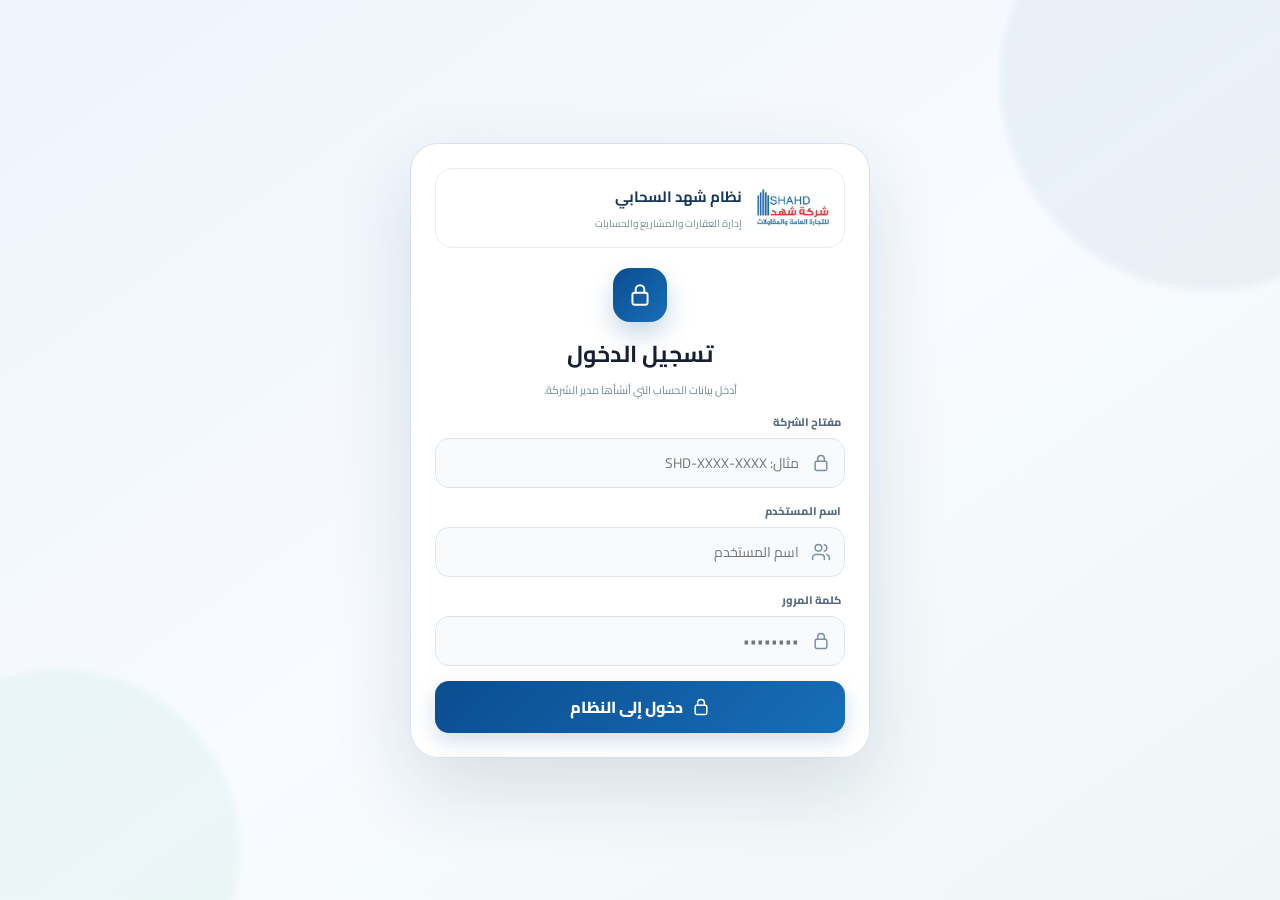
<file: index.html>
<!doctype html>
<html lang="ar" dir="rtl">
<head>
  <meta charset="utf-8" />
  <meta name="viewport" content="width=device-width,initial-scale=1,viewport-fit=cover" />
  <meta name="theme-color" content="#0b4d8f" />
  <meta name="mobile-web-app-capable" content="yes" />
  <meta name="apple-mobile-web-app-capable" content="yes" />
  <meta name="apple-mobile-web-app-status-bar-style" content="default" />
  <meta name="apple-mobile-web-app-title" content="شهد للحسابات" />
  <link rel="manifest" href="manifest.webmanifest" />
  <link rel="icon" href="icon-192.png" />
  <link rel="apple-touch-icon" href="icon-192.png" />
  <link rel="preconnect" href="https://fonts.googleapis.com" />
  <link rel="preconnect" href="https://fonts.gstatic.com" crossorigin />
  <link href="https://fonts.googleapis.com/css2?family=Cairo:wght@400;500;600;700;800;900&display=swap" rel="stylesheet" />
  <link rel="stylesheet" href="styles.css?v=24" />
  <title>شهد | إدارة العقارات والحسابات</title>
  <script>if('serviceWorker' in navigator){navigator.serviceWorker.register('./sw.js',{updateViaCache:'none'}).catch(()=>{});}</script>
</head>
<body>
  <svg class="svg-sprite" aria-hidden="true">
    <symbol id="i-menu" viewBox="0 0 24 24"><path d="M4 6h16M4 12h16M4 18h16"/></symbol>
    <symbol id="i-close" viewBox="0 0 24 24"><path d="M6 6l12 12M18 6L6 18"/></symbol>
    <symbol id="i-home" viewBox="0 0 24 24"><path d="M3 11l9-8 9 8v9a1 1 0 0 1-1 1h-5v-7H9v7H4a1 1 0 0 1-1-1z"/></symbol>
    <symbol id="i-building" viewBox="0 0 24 24"><path d="M4 21V4h10v17M14 9h6v12M7 7h2M11 7h1M7 11h2M11 11h1M7 15h2M11 15h1M17 12h1M17 16h1M2 21h20"/></symbol>
    <symbol id="i-project" viewBox="0 0 24 24"><path d="M4 7h16v13H4zM8 7V4h8v3M4 11h16M10 11v2h4v-2"/></symbol>
    <symbol id="i-users" viewBox="0 0 24 24"><path d="M16 21v-2a4 4 0 0 0-4-4H6a4 4 0 0 0-4 4v2M9 11a4 4 0 1 0 0-8 4 4 0 0 0 0 8M22 21v-2a4 4 0 0 0-3-3.87M16 3.13a4 4 0 0 1 0 7.75"/></symbol>
    <symbol id="i-swap" viewBox="0 0 24 24"><path d="M7 7h14l-3-3M21 7l-3 3M17 17H3l3-3M3 17l3 3"/></symbol>
    <symbol id="i-clock" viewBox="0 0 24 24"><circle cx="12" cy="12" r="9"/><path d="M12 7v5l3 2"/></symbol>
    <symbol id="i-debt" viewBox="0 0 24 24"><path d="M4 4h16v16H4zM8 8h8M8 12h8M8 16h5"/></symbol>
    <symbol id="i-chart" viewBox="0 0 24 24"><path d="M4 20V10M10 20V4M16 20v-7M22 20V8M2 20h21"/></symbol>
    <symbol id="i-settings" viewBox="0 0 24 24"><circle cx="12" cy="12" r="3"/><path d="M19.4 15a1.7 1.7 0 0 0 .34 1.88l.06.06-2.83 2.83-.06-.06A1.7 1.7 0 0 0 15 19.4a1.7 1.7 0 0 0-1 .6 1.7 1.7 0 0 0-.4 1.1V21h-4v-.1A1.7 1.7 0 0 0 8.6 19.4a1.7 1.7 0 0 0-1.88.34l-.06.06-2.83-2.83.06-.06A1.7 1.7 0 0 0 4.6 15a1.7 1.7 0 0 0-.6-1 1.7 1.7 0 0 0-1.1-.4H3v-4h.1A1.7 1.7 0 0 0 4.6 8.6a1.7 1.7 0 0 0-.34-1.88l-.06-.06 2.83-2.83.06.06A1.7 1.7 0 0 0 9 4.6a1.7 1.7 0 0 0 1-.6 1.7 1.7 0 0 0 .4-1.1V3h4v.1A1.7 1.7 0 0 0 15.4 4.6a1.7 1.7 0 0 0 1.88-.34l.06-.06 2.83 2.83-.06.06A1.7 1.7 0 0 0 19.4 9c.2.36.55.7 1 .9.35.15.73.2 1.1.2h.1v4h-.1c-.38 0-.75.05-1.1.2-.45.2-.8.54-1 .9z"/></symbol>
    <symbol id="i-plus" viewBox="0 0 24 24"><path d="M12 5v14M5 12h14"/></symbol>
    <symbol id="i-edit" viewBox="0 0 24 24"><path d="M4 20h4l11-11-4-4L4 16v4zM13.5 6.5l4 4"/></symbol>
    <symbol id="i-trash" viewBox="0 0 24 24"><path d="M4 7h16M9 7V4h6v3M7 7l1 13h8l1-13M10 11v5M14 11v5"/></symbol>
    <symbol id="i-download" viewBox="0 0 24 24"><path d="M12 3v12M7 10l5 5 5-5M4 20h16"/></symbol>
    <symbol id="i-search" viewBox="0 0 24 24"><circle cx="11" cy="11" r="7"/><path d="M16.5 16.5L21 21"/></symbol>
    <symbol id="i-receipt" viewBox="0 0 24 24"><path d="M6 3h12v18l-3-2-3 2-3-2-3 2zM9 8h6M9 12h6M9 16h4"/></symbol>
    <symbol id="i-check" viewBox="0 0 24 24"><path d="M5 12l4 4L19 6"/></symbol>
    <symbol id="i-backup" viewBox="0 0 24 24"><path d="M12 3v12M8 7l4-4 4 4M5 13v7h14v-7"/></symbol>
    <symbol id="i-share" viewBox="0 0 24 24"><circle cx="18" cy="5" r="3"/><circle cx="6" cy="12" r="3"/><circle cx="18" cy="19" r="3"/><path d="M8.7 10.7l6.6-4.1M8.7 13.3l6.6 4.1"/></symbol>
    <symbol id="i-sync" viewBox="0 0 24 24"><path d="M7.5 18.5H6a4 4 0 0 1-.55-7.96A6.5 6.5 0 0 1 18 8.7a4.5 4.5 0 0 1 .5 8.97H17"/><path d="M9 15l3-3 3 3M12 12v8"/></symbol>
    <symbol id="i-bell" viewBox="0 0 24 24"><path d="M18 8a6 6 0 0 0-12 0c0 7-3 7-3 9h18c0-2-3-2-3-9"/><path d="M10 21h4"/></symbol>
    <symbol id="i-lock" viewBox="0 0 24 24"><rect x="5" y="10" width="14" height="11" rx="2"/><path d="M8 10V7a4 4 0 0 1 8 0v3"/></symbol>
    <symbol id="i-logout" viewBox="0 0 24 24"><path d="M10 17l5-5-5-5M15 12H3M21 3v18h-7"/></symbol>
    <symbol id="i-user-shield" viewBox="0 0 24 24"><circle cx="9" cy="7" r="4"/><path d="M2 21v-2a7 7 0 0 1 11-5.7M17 12l4 2v3c0 2.5-1.7 4.4-4 5-2.3-.6-4-2.5-4-5v-3z"/></symbol>
    <symbol id="i-file" viewBox="0 0 24 24"><path d="M6 2h8l4 4v16H6zM14 2v5h5M9 12h6M9 16h6"/></symbol>
    <symbol id="i-wallet" viewBox="0 0 24 24"><path d="M4 6h15a2 2 0 0 1 2 2v10a2 2 0 0 1-2 2H5a2 2 0 0 1-2-2V5a3 3 0 0 1 3-3h11v4M16 11h5v5h-5a2.5 2.5 0 0 1 0-5z"/></symbol>
  </svg>

  <section id="loginGate" class="login-gate">
    <div class="login-backdrop-shape login-shape-a"></div><div class="login-backdrop-shape login-shape-b"></div>
    <div class="login-card">
      <div class="login-brand"><img src="shahd-logo.jpg" alt="شركة شهد" /><div><strong>نظام شهد السحابي</strong><span>إدارة العقارات والمشاريع والحسابات</span></div></div>
      <div class="login-heading"><div class="login-lock"><svg class="icon"><use href="#i-lock"/></svg></div><h1>تسجيل الدخول</h1><p>أدخل بيانات الحساب التي أنشأها مدير الشركة.</p></div>
      <form id="loginForm" class="login-form">
        <label class="login-field"><span>مفتاح الشركة</span><div><svg class="icon"><use href="#i-lock"/></svg><input id="companyKey" name="companyKey" autocomplete="organization" placeholder="مثال: SHD-XXXX-XXXX" required /></div></label>
        <label class="login-field"><span>اسم المستخدم</span><div><svg class="icon"><use href="#i-users"/></svg><input name="username" autocomplete="username" placeholder="اسم المستخدم" required /></div></label>
        <label class="login-field"><span>كلمة المرور</span><div><svg class="icon"><use href="#i-lock"/></svg><input name="password" type="password" autocomplete="current-password" placeholder="••••••••" required /></div></label>
        <div id="loginStatus" class="login-status"></div>
        <button class="btn btn-primary login-submit" type="submit"><svg class="icon"><use href="#i-lock"/></svg>دخول إلى النظام</button>
      </form>
</div>
  </section>

  <div id="appShell" class="app-shell" hidden>
    <aside id="sidebar" class="sidebar">
      <div class="brand-wrap">
        <img class="brand-logo" src="shahd-logo.jpg" alt="شعار شركة شهد" />
        <button class="icon-btn sidebar-close" id="sidebarClose" aria-label="إغلاق القائمة"><svg class="icon"><use href="#i-close"/></svg></button>
      </div>
      <nav class="nav-list" id="navList">
        <button class="nav-link active" data-view="dashboard"><svg class="icon"><use href="#i-home"/></svg><span>الرئيسية</span></button>
        <button class="nav-link" data-view="projects"><svg class="icon"><use href="#i-project"/></svg><span>مشاريعي</span></button>
        <button class="nav-link" data-view="buildings"><svg class="icon"><use href="#i-building"/></svg><span>العقارات</span></button>
        <button class="nav-link" data-view="tenants"><svg class="icon"><use href="#i-users"/></svg><span>المستأجرون</span></button>
        <button class="nav-link" data-view="movements"><svg class="icon"><use href="#i-swap"/></svg><span>الحركة اليومية</span></button>
        <button class="nav-link" data-view="arrears"><svg class="icon"><use href="#i-clock"/></svg><span>متأخرات المستأجرين</span></button>
        <button class="nav-link" data-view="debts"><svg class="icon"><use href="#i-debt"/></svg><span>الديون لنا وعلينا</span></button>
        <button class="nav-link" data-view="reports"><svg class="icon"><use href="#i-chart"/></svg><span>التقارير</span></button>
        <button class="nav-link" data-view="users"><svg class="icon"><use href="#i-user-shield"/></svg><span>المستخدمون والصلاحيات</span></button>
        <button class="nav-link" data-view="settings"><svg class="icon"><use href="#i-settings"/></svg><span>الإعدادات</span></button>
      </nav>
      <div class="sidebar-foot">
        <div class="security-note"><span class="dot"></span> تخزين IndexedDB محلي كبير</div>
        <small id="sessionCompanyName">شركة شهد</small>
      </div>
    </aside>

    <div id="sidebarOverlay" class="sidebar-overlay"></div>

    <main class="main">
      <header class="topbar">
        <div class="topbar-right">
          <button id="menuBtn" class="icon-btn" aria-label="فتح القائمة"><svg class="icon"><use href="#i-menu"/></svg></button>
          <div>
            <div class="top-title" id="pageTitle">لوحة التحكم</div>
            <div class="top-subtitle" id="pageSubtitle">نظرة سريعة على العقارات والحسابات</div>
          </div>
        </div>
        <div class="topbar-actions">
          <button class="sync-button header-plain-action" id="syncButton" type="button" title="المزامنة السحابية" aria-label="المزامنة السحابية"><svg class="icon"><use href="#i-sync"/></svg><span id="syncBadge" class="sync-badge" hidden>0</span></button>
          <button class="notification-button header-plain-action" id="notificationButton" type="button" title="تنبيهات المتأخرات" aria-label="تنبيهات المتأخرات"><svg class="icon"><use href="#i-bell"/></svg><span id="notificationBadge" class="notification-badge" hidden>0</span></button>
          <div class="session-chip"><div><strong id="sessionUserName">—</strong><small><span id="sessionOfflineBadge" hidden>بدون إنترنت • </span>متصل بالشركة</small></div></div>
          <button class="btn btn-primary" id="quickMovementBtn"><svg class="icon"><use href="#i-plus"/></svg><span>حركة جديدة</span></button>
          <button class="btn btn-danger-soft" id="quickPaymentVoucherBtn" type="button"><svg class="icon"><use href="#i-receipt"/></svg><span>سند صرف</span></button>
        </div>
      </header>

      <div class="content">
        <section class="view active" id="view-dashboard">
          <div class="hero-card">
            <div>
              <span class="eyebrow">شركة شهد للتجارة العامة والمقاولات</span>
              <h1>إدارة العقارات والحسابات في مكان واحد</h1>
              <p>متابعة الإيجارات، المتأخرات، الديون، السداد والحركة اليومية لكل عملة بشكل مستقل ودقيق.</p>
            </div>
            <div class="hero-actions">
              <button class="btn btn-light" id="heroTenantBtn"><svg class="icon"><use href="#i-users"/></svg>إضافة مستأجر</button>
              <button class="btn btn-light" id="heroDebtBtn"><svg class="icon"><use href="#i-debt"/></svg>إضافة دين لنا / علينا</button>
            </div>
          </div>

          <div class="stats-grid" id="dashboardStats"></div>

          <div class="grid-2">
            <article class="panel">
              <div class="panel-head"><div><h2>ملخص الحركة الحالية</h2><p>إجمالي الوارد والمصروف حسب العملة</p></div></div>
              <div id="dashboardCurrencySummary" class="currency-summary"></div>
            </article>
            <article class="panel">
              <div class="panel-head"><div><h2>تنبيهات تحتاج متابعة</h2><p>أهم الحالات المفتوحة</p></div></div>
              <div id="dashboardAlerts" class="alerts-list"></div>
            </article>
          </div>

          <article class="panel">
            <div class="panel-head"><div><h2>آخر الحركات</h2><p>أحدث العمليات المسجلة</p></div><button class="btn btn-ghost" data-go="movements">عرض الكل</button></div>
            <div id="dashboardRecent" class="table-wrap"></div>
          </article>
        </section>

        <section class="view" id="view-projects">
          <div class="section-actions wrap-actions">
            <div class="search-box"><svg class="icon"><use href="#i-search"/></svg><input id="projectSearch" type="search" placeholder="بحث باسم المشروع أو العميل أو الموقع" /></div>
            <button class="btn btn-primary" id="addProjectBtn"><svg class="icon"><use href="#i-plus"/></svg>إضافة مشروع</button>
          </div>
          <div id="projectsSummary" class="projects-summary-grid" aria-label="إحصائيات جميع المشاريع">
            <article class="project-total-card total-in-card">
              <div class="project-total-head"><span>إجمالي الوارد</span><strong>جميع المشاريع</strong></div>
              <div class="project-total-values" id="projectsTotalIn"></div>
              <small>كل المبالغ الواردة المسجلة على المشاريع</small>
            </article>
            <article class="project-total-card total-out-card">
              <div class="project-total-head"><span>إجمالي الصادر</span><strong>جميع المشاريع</strong></div>
              <div class="project-total-values" id="projectsTotalOut"></div>
              <small>كل المبالغ الصادرة المسجلة على المشاريع</small>
            </article>
            <article class="project-total-card total-receivable-card">
              <div class="project-total-head"><span>الدين لنا</span><strong>المتبقي</strong></div>
              <div class="project-total-values" id="projectsTotalReceivable"></div>
              <small>إجمالي الديون المفتوحة المطلوب تحصيلها</small>
            </article>
            <article class="project-total-card total-payable-card">
              <div class="project-total-head"><span>الدين علينا</span><strong>المتبقي</strong></div>
              <div class="project-total-values" id="projectsTotalPayable"></div>
              <small>إجمالي الديون المفتوحة المطلوب سدادها</small>
            </article>
          </div>
          <div id="projectsCards" class="cards-grid project-cards"></div>
        </section>

        <section class="view" id="view-project-details">
          <div class="project-detail-top">
            <button class="btn btn-ghost" data-go="projects">العودة إلى مشاريعي</button>
            <div class="project-detail-actions">
              <button class="btn btn-ghost" id="projectEditBtn"><svg class="icon"><use href="#i-edit"/></svg>تعديل المشروع</button>
              <button class="btn btn-primary" id="projectAddMovementBtn"><svg class="icon"><use href="#i-swap"/></svg>تسجيل صادر / وارد</button>
              <button class="btn btn-primary" id="projectAddReceivableBtn"><svg class="icon"><use href="#i-debt"/></svg>دين لنا</button>
              <button class="btn btn-danger-soft" id="projectAddPayableBtn"><svg class="icon"><use href="#i-debt"/></svg>دين علينا</button>
            </div>
          </div>
          <div id="projectHeader"></div>
          <div id="projectCurrencySummary" class="project-currency-grid"></div>
          <div class="section-actions wrap-actions project-ledger-actions">
            <div class="tabs debt-tabs project-tabs" id="projectTabs">
              <button class="tab active" data-project-tab="movements">الصادر والوارد</button>
              <button class="tab" data-project-tab="receivable">ديون لنا</button>
              <button class="tab" data-project-tab="payable">ديون علينا</button>
              <button class="tab" data-project-tab="closed">تم السداد والانتهاء</button>
            </div>
          </div>
          <div class="panel"><div id="projectDetailContent" class="table-wrap"></div></div>
        </section>

        <section class="view" id="view-buildings">
          <div class="section-actions wrap-actions buildings-actions">
            <div class="search-box"><svg class="icon"><use href="#i-search"/></svg><input id="buildingSearch" type="search" placeholder="بحث باسم العمارة أو العنوان" /></div>
            <button class="btn btn-primary" id="addBuildingBtn"><svg class="icon"><use href="#i-plus"/></svg>إضافة عمارة</button>
          </div>
          <div id="buildingsCards" class="cards-grid"></div>
        </section>

        <section class="view" id="view-tenants">
          <div class="section-actions wrap-actions tenant-toolbar">
            <div class="search-box"><svg class="icon"><use href="#i-search"/></svg><input id="tenantSearch" type="search" placeholder="بحث باسم المستأجر أو رقم الجوال أو الهوية" /></div>
            <select id="tenantBuildingFilter" class="select compact"><option value="">كل العقارات</option></select>
            <button class="btn btn-primary" id="addTenantBtn"><svg class="icon"><use href="#i-plus"/></svg>إضافة مستأجر</button>
          </div>
          <div class="section-actions wrap-actions tenant-status-bar">
            <div class="tabs debt-tabs" id="tenantTabs">
              <button class="tab active" data-tenant-tab="active">المستأجرون الحاليون</button>
              <button class="tab" data-tenant-tab="former_debt">سابقون عليهم ديون</button>
              <button class="tab" data-tenant-tab="former_clear">المستأجرون القدامى - خالص</button>
              <button class="tab" data-tenant-tab="all">الكل</button>
            </div>
          </div>
          <div id="tenantSummary" class="mini-stats"></div>
          <div class="panel"><div id="tenantsTable" class="table-wrap"></div></div>
        </section>

        <section class="view" id="view-movements">
          <div class="section-actions wrap-actions">
            <div class="filter-group">
              <input id="movementDateFrom" class="input compact" type="date" />
              <input id="movementDateTo" class="input compact" type="date" />
              <select id="movementTypeFilter" class="select compact"><option value="">كل الحركات</option><option value="general">حركة عامة</option><option value="rent">دفعة مستأجر</option></select>
              <select id="movementProjectFilter" class="select compact"><option value="">كل المشاريع</option></select>
            </div>
            <div class="movement-action-buttons"><button class="btn btn-primary" id="addMovementBtn"><svg class="icon"><use href="#i-plus"/></svg>تسجيل حركة / دفعة</button><button class="btn btn-danger-soft" id="addPaymentVoucherBtn" type="button"><svg class="icon"><use href="#i-receipt"/></svg>سند صرف</button></div>
          </div>
          <div id="movementsTotals" class="mini-stats"></div>
          <div class="panel"><div id="movementsTable" class="table-wrap"></div></div>
        </section>

        <section class="view" id="view-arrears">
          <div class="section-actions wrap-actions">
            <div class="filter-group">
              <label class="inline-label">احسب المتأخرات حتى شهر <input id="arrearsCutoff" class="input compact" type="month" /></label>
              <select id="arrearsBuildingFilter" class="select compact"><option value="">كل العقارات</option></select>
            </div>
            <div class="arrears-toolbar-actions"><button class="btn btn-ghost" id="refreshArrearsBtn">تحديث الحساب</button><button class="btn btn-primary" id="exportArrearsPdfBtn"><svg class="icon"><use href="#i-download"/></svg>تقرير PDF</button></div>
          </div>
          <div id="arrearsSummary" class="mini-stats"></div>
          <div class="panel">
            <div class="panel-head"><div><h2>متأخرات المستأجرين</h2><p>الحساب مبني على شهر بداية العقد، مدة العقد، والدفعات المرتبطة بالأشهر.</p></div></div>
            <div id="arrearsTable" class="table-wrap"></div>
          </div>
        </section>

        <section class="view" id="view-debts">
          <div class="section-actions wrap-actions">
            <div class="tabs debt-tabs" id="debtTabs"><button class="tab active" data-debt-tab="receivable">ديون لنا</button><button class="tab" data-debt-tab="payable">ديون علينا</button><button class="tab" data-debt-tab="closed">تم السداد والانتهاء</button></div>
            <button class="btn btn-primary" id="addDebtBtn"><svg class="icon"><use href="#i-plus"/></svg>إضافة دين لنا / علينا</button>
          </div>
          <div id="debtSummary" class="mini-stats"></div>
          <div class="panel"><div id="debtsTable" class="table-wrap"></div></div>
        </section>

        <section class="view" id="view-reports">
          <div class="section-actions wrap-actions">
            <div class="filter-group"><input id="reportFrom" class="input compact" type="date" /><input id="reportTo" class="input compact" type="date" /></div>
            <button class="btn btn-ghost" id="exportCsvBtn"><svg class="icon"><use href="#i-download"/></svg>تصدير CSV</button>
          </div>
          <div id="reportCards" class="stats-grid"></div>
          <div class="grid-2">
            <article class="panel"><div class="panel-head"><div><h2>الحركة حسب العملة</h2><p>لا يتم دمج العملات أو تحويلها</p></div></div><div id="reportCurrencies" class="currency-summary"></div></article>
            <article class="panel"><div class="panel-head"><div><h2>الإيجارات والمتأخرات</h2><p>ملخص عقود المستأجرين حتى الشهر المحدد</p></div></div><div id="reportRent" class="report-list"></div></article>
          </div>
        </section>


        <section class="view" id="view-users">
          <div class="section-actions wrap-actions">
            <div><h2 class="section-inline-title">المستخدمون والصلاحيات</h2><p class="section-inline-note">كل موظف يرى وينفذ فقط ما يسمح له المدير به.</p></div>
            <button class="btn btn-primary" id="addUserBtn"><svg class="icon"><use href="#i-plus"/></svg>إضافة مستخدم</button>
          </div>
          <div id="usersSummary" class="mini-stats"></div>
          <div class="panel"><div id="usersTable" class="table-wrap"><div class="empty">جاري تحميل المستخدمين...</div></div></div>
        </section>

        <section class="view" id="view-settings">
          <div class="settings-grid">
            <article class="panel settings-protected">
              <div class="panel-head"><div><h2>هوية الشركة</h2><p>تظهر في الواجهة وسندات القبض</p></div></div>
              <form id="settingsForm" class="form-grid">
                <label class="field full"><span>اسم الشركة</span><input class="input" name="companyName" required /></label>
                <label class="field full"><span>الوصف</span><input class="input" name="companySubtitle" /></label>
                <label class="field"><span>اسم منفذ احتياطي</span><input class="input" name="defaultExecutor" /><small>يُستخدم فقط إذا لم يتوفر اسم المستخدم/الموظف في الجلسة.</small></label>
                <label class="field"><span>بادئة رقم السند</span><input class="input" name="receiptPrefix" maxlength="8" /></label>
                <label class="field"><span>مفتاح الدولة لواتساب</span><input class="input" name="whatsappCountryCode" inputmode="numeric" placeholder="970" /></label>
                <label class="field"><span>يوم استحقاق الإيجار</span><input class="input" name="rentDueDay" type="number" min="1" max="28" /></label>
                <label class="field"><span>الوضع</span><select class="select" name="theme"><option value="light">فاتح</option><option value="dark">داكن</option></select></label>
                <div class="full"><button class="btn btn-primary" type="submit"><svg class="icon"><use href="#i-check"/></svg>حفظ الإعدادات</button></div>
              </form>
            </article>

            <article class="panel settings-protected">
              <div class="panel-head"><div><h2>تثبيت التطبيق والنسخ الاحتياطي</h2><p>كل الملفات في مستوى واحد بدون مجلدات.</p></div></div>
              <div class="stack-actions">
                <button class="btn btn-primary" id="installPwaBtn"><svg class="icon"><use href="#i-download"/></svg>تثبيت التطبيق على الجهاز</button>
                <button class="btn btn-ghost" id="backupBtn"><svg class="icon"><use href="#i-backup"/></svg>تصدير نسخة احتياطية JSON</button>
                <label class="btn btn-ghost file-btn"><svg class="icon"><use href="#i-backup"/></svg>استيراد نسخة احتياطية<input id="restoreInput" type="file" accept="application/json" hidden /></label>
              </div>
              <div class="info-box"><strong>المزامنة:</strong> بيانات العمل محفوظة أولاً داخل IndexedDB على الجهاز، ثم تدخل أي تعديلات في طابور مستقل وتُرفع إلى Turso عند توفر الإنترنت. فشل عملية واحدة لا يوقف بقية الطابور.</div>
            </article>

            <article class="panel account-settings-panel">
              <div class="panel-head"><div><h2>الحساب والجلسة</h2><p>إدارة جلسة المستخدم على هذا الجهاز</p></div></div>
              <div class="stack-actions">
                <div class="info-box account-session-info" style="margin:0"><strong>الحساب الحالي:</strong> <span id="settingsSessionUser">—</span><br><strong>الشركة:</strong> <span id="settingsSessionCompany">—</span></div>
                <button class="btn btn-danger-soft settings-logout-btn" id="settingsLogoutBtn"><svg class="icon"><use href="#i-logout"/></svg>تسجيل الخروج من الحساب</button>
              </div>
            </article>
          </div>
        </section>
      </div>
    </main>

    <nav id="mobileBottomNav" class="mobile-bottom-nav" aria-label="التنقل السريع">
      <button class="mobile-bottom-item" type="button" data-go="dashboard" data-mobile-view="dashboard"><svg class="icon"><use href="#i-home"/></svg><span>الرئيسية</span></button>
      <button class="mobile-bottom-item" type="button" data-go="projects" data-mobile-view="projects"><svg class="icon"><use href="#i-project"/></svg><span>مشاريعي</span></button>
      <button class="mobile-bottom-item" type="button" data-go="buildings" data-mobile-view="buildings"><svg class="icon"><use href="#i-building"/></svg><span>العقارات</span></button>
      <button class="mobile-bottom-item" type="button" data-go="movements" data-mobile-view="movements"><svg class="icon"><use href="#i-swap"/></svg><span>الحركة</span></button>
      <button class="mobile-bottom-item" type="button" data-go="arrears" data-mobile-view="arrears"><svg class="icon"><use href="#i-clock"/></svg><span>المتأخرات</span></button>
    </nav>
  </div>

  <div id="modalRoot"></div>
  <div id="toastRoot" class="toast-root" aria-live="polite"></div>

  <script src="permissions.js?v=24"></script>
  <script src="shahd-turso.js?v=24"></script>
  <script src="auth-sync.js?v=24"></script>
  <script src="shahd-media.js?v=25"></script>
  <script src="app.js?v=25"></script>
</body>
</html>
</file>
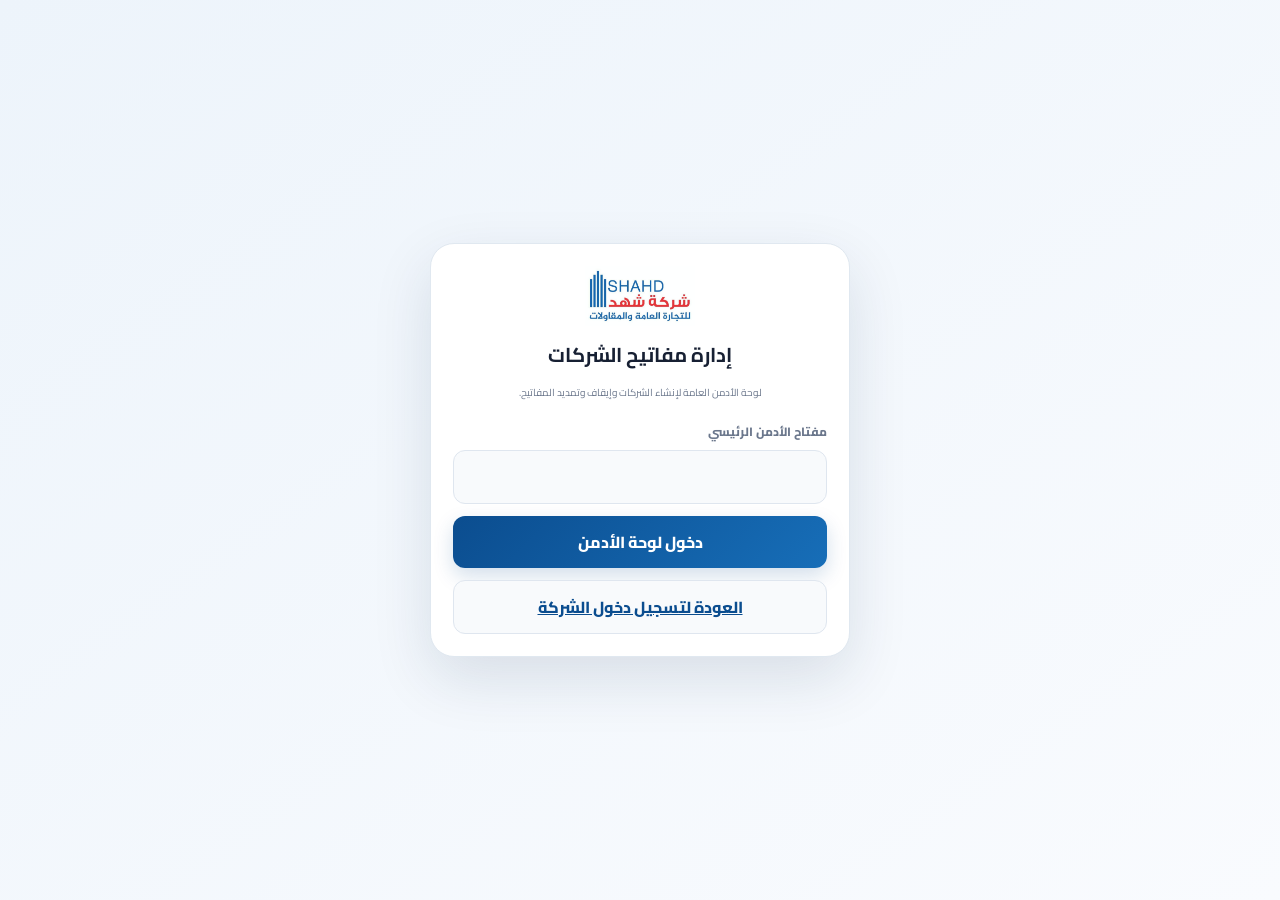
<file: admin.html>
<!doctype html>
<html lang="ar" dir="rtl">
<head>
  <meta name="robots" content="noindex,nofollow,noarchive" />
  <meta charset="utf-8"><meta name="viewport" content="width=device-width,initial-scale=1,viewport-fit=cover"><meta name="theme-color" content="#0b4d8f">
  <title>شهد | إدارة الشركات</title><link rel="icon" href="icon-192.png"><link rel="preconnect" href="https://fonts.googleapis.com"><link rel="preconnect" href="https://fonts.gstatic.com" crossorigin><link href="https://fonts.googleapis.com/css2?family=Cairo:wght@400;500;600;700;800;900&display=swap" rel="stylesheet"><link rel="stylesheet" href="styles.css?v=19">
  <style>
    body{font-family:"Cairo",sans-serif}.admin-page{min-height:100dvh;background:var(--bg);padding:20px}.admin-shell{max-width:1300px;margin:auto}.admin-top{display:flex;align-items:center;justify-content:space-between;gap:12px;margin-bottom:16px}.admin-brand{display:flex;align-items:center;gap:10px}.admin-brand img{width:72px;height:54px;object-fit:contain;background:#fff;border:1px solid var(--border);border-radius:14px;padding:5px}.admin-brand h1{font-size:18px;margin:0}.admin-brand p{font-size:10px;color:var(--muted);margin:3px 0 0}.admin-grid{display:grid;grid-template-columns:360px 1fr;gap:16px}.admin-create{position:sticky;top:18px;align-self:start}.admin-form{padding:18px;display:grid;gap:12px}.admin-form .field{gap:5px}.duration-grid{display:grid;grid-template-columns:1fr 1fr;gap:8px}.admin-list{display:grid;gap:10px}.company-admin-card{background:var(--surface);border:1px solid var(--border);border-radius:18px;padding:16px;box-shadow:var(--shadow-soft)}.company-admin-head{display:flex;justify-content:space-between;gap:12px}.company-admin-card h3{font-size:15px;margin:0}.company-key{display:inline-flex;margin-top:5px;background:var(--surface-2);border:1px solid var(--border);border-radius:8px;padding:4px 7px;font:700 11px monospace;direction:ltr}.company-admin-meta{display:grid;grid-template-columns:repeat(4,1fr);gap:7px;margin:12px 0}.company-admin-meta div{background:var(--surface-2);border-radius:10px;padding:8px}.company-admin-meta small{display:block;font-size:8px;color:var(--muted)}.company-admin-meta strong{display:block;font-size:10px;margin-top:3px}.company-admin-actions{display:flex;gap:7px;flex-wrap:wrap}.admin-login{min-height:100dvh;display:grid;place-items:center;background:linear-gradient(145deg,#edf4fb,#f9fbfe);padding:18px}.admin-login-card{width:min(100%,420px);background:#fff;border:1px solid #e0e8f0;border-radius:24px;padding:22px;box-shadow:0 22px 60px rgba(20,44,76,.12)}.admin-login-card img{width:110px;display:block;margin:0 auto 10px}.admin-login-card h1{text-align:center;font-size:20px;margin:0}.admin-login-card p{text-align:center;color:#6b778c;font-size:10px}.admin-login-card form{display:grid;gap:12px;margin-top:18px}.admin-status{padding:9px;border-radius:10px;background:#fff0f2;color:#c52f42;font-size:10px;display:none}.admin-status.show{display:block}.admin-modal-backdrop{position:fixed;inset:0;background:rgba(5,20,36,.55);z-index:99;display:grid;place-items:center;padding:16px}.admin-modal{width:min(100%,480px);background:var(--surface);border-radius:20px;border:1px solid var(--border);padding:18px;box-shadow:var(--shadow)}.admin-modal h3{margin:0 0 12px}.admin-modal-actions{display:flex;gap:8px;justify-content:flex-end;margin-top:14px}.admin-statbar{display:grid;grid-template-columns:repeat(4,1fr);gap:8px;margin-bottom:12px}.admin-stat{background:var(--surface);border:1px solid var(--border);border-radius:14px;padding:11px}.admin-stat small{font-size:8px;color:var(--muted)}.admin-stat strong{display:block;font-size:18px;margin-top:3px}.manager-login-line{margin-top:7px;font-size:10px;color:var(--muted)}.manager-login-line strong{color:var(--primary);font-family:monospace}.created-login-box{display:grid;gap:8px}.created-login-box>div{background:var(--surface-2);border:1px solid var(--border);border-radius:12px;padding:10px}.created-login-box small{display:block;color:var(--muted);font-size:9px;margin-bottom:3px}.created-login-box strong{display:block;font-size:13px}.created-login-box p{font-size:10px;line-height:1.8;color:var(--muted);margin:4px 0 0}
    @media(max-width:900px){.admin-page{padding:12px}.admin-grid{grid-template-columns:1fr}.admin-create{position:static}.company-admin-meta{grid-template-columns:1fr 1fr}.admin-statbar{grid-template-columns:1fr 1fr}.admin-top{align-items:flex-start}.admin-brand p{display:none}}
    @media(max-width:520px){.company-admin-actions{display:grid;grid-template-columns:1fr 1fr}.company-admin-actions .btn{width:100%}.duration-grid{grid-template-columns:1fr 1fr}.admin-brand img{width:58px;height:46px}.admin-brand h1{font-size:15px}.admin-form{grid-template-columns:1fr 1fr;gap:9px;padding:14px}.admin-form>.duration-grid,.admin-form>button{grid-column:1/-1}.admin-form .field{min-width:0}.admin-form .input,.admin-form .select{font-size:16px;padding:10px 8px}.admin-modal form{display:grid;grid-template-columns:1fr 1fr;gap:9px}.admin-modal form>.duration-grid,.admin-modal form>.admin-modal-actions{grid-column:1/-1}.admin-modal .field{min-width:0}.admin-modal .input,.admin-modal .select{font-size:16px}}
  </style>
</head>
<body>
<section id="adminLogin" class="admin-login"><div class="admin-login-card"><img src="shahd-logo.jpg" alt="شهد"><h1>إدارة مفاتيح الشركات</h1><p>لوحة الأدمن العامة لإنشاء الشركات وإيقاف وتمديد المفاتيح.</p><form id="adminLoginForm"><label class="field"><span>مفتاح الأدمن الرئيسي</span><input class="input" name="adminKey" type="password" required autocomplete="current-password"></label><div id="adminLoginStatus" class="admin-status"></div><button class="btn btn-primary" type="submit">دخول لوحة الأدمن</button><a class="btn btn-ghost" href="index.html">العودة لتسجيل دخول الشركة</a></form></div></section>
<section id="adminApp" class="admin-page" hidden><div class="admin-shell"><header class="admin-top"><div class="admin-brand"><img src="shahd-logo.jpg"><div><h1>إدارة الشركات والمفاتيح</h1><p>مفاتيح متعددة الشركات مع مدة وحد المستخدمين</p></div></div><div style="display:flex;gap:7px"><button id="adminRefresh" class="btn btn-ghost">تحديث</button><button id="adminLogout" class="btn btn-danger-soft">خروج</button></div></header><div id="adminStats" class="admin-statbar"></div><div class="admin-grid"><article class="panel admin-create"><div class="panel-head"><div><h2>إنشاء شركة جديدة</h2><p>ينشأ المفتاح والمدير الأساسي دفعة واحدة.</p></div></div><form id="companyForm" class="admin-form"><label class="field"><span>اسم الشركة</span><input class="input" name="name" required></label><label class="field"><span>مفتاح الشركة (اتركه فارغاً للتوليد)</span><input class="input" name="companyKey" placeholder="SHD-XXXX-XXXX"></label><div class="duration-grid"><label class="field"><span>المدة</span><input class="input" name="durationQuantity" type="number" min="1" value="1" required></label><label class="field"><span>الوحدة</span><select class="select" name="durationUnit"><option value="hour">ساعة</option><option value="day">يوم</option><option value="month" selected>شهر</option><option value="year">سنة</option></select></label></div><label class="field"><span>الحد الأقصى للمستخدمين</span><input class="input" name="maxUsers" type="number" min="1" max="500" value="10"></label><label class="field"><span>اسم المدير</span><input class="input" name="managerName" value="مدير الشركة" required></label><label class="field"><span>اسم مستخدم المدير</span><input class="input" name="managerUsername" value="admin" required></label><label class="field"><span>كلمة مرور المدير</span><input class="input" name="managerPassword" type="password" minlength="6" required></label><button class="btn btn-primary" type="submit">إنشاء الشركة والمفتاح</button></form></article><section><div id="companiesList" class="admin-list"><div class="empty">جاري التحميل...</div></div></section></div></div></section>
<div id="adminModalRoot"></div><div id="toastRoot" class="toast-root"></div>
<script src="permissions.js?v=23"></script><script src="shahd-turso.js?v=23"></script><script src="admin.js?v=23"></script>
</body></html>
</file>
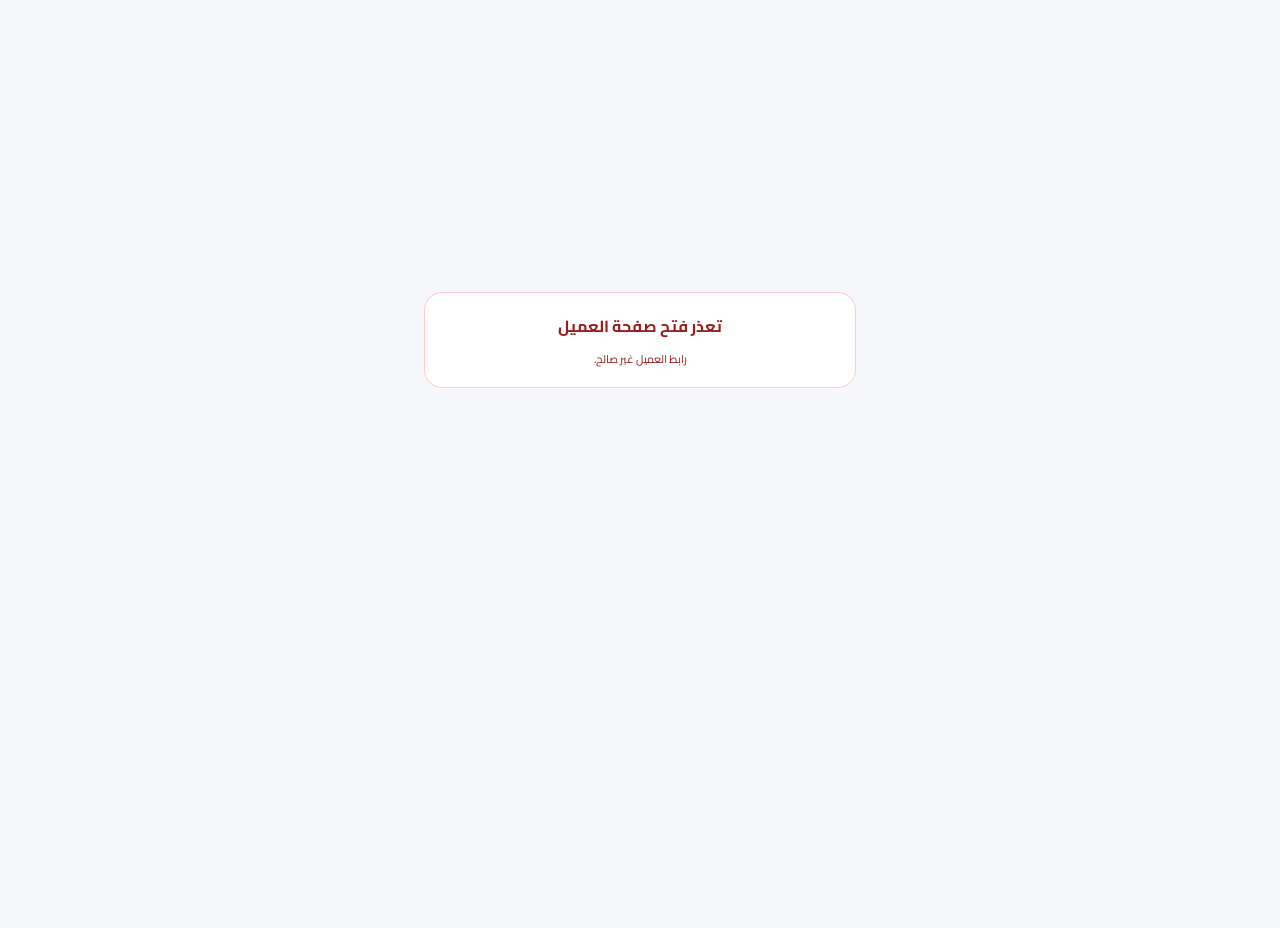
<file: customer.html>
<!doctype html>
<html lang="ar" dir="rtl">
<head>
<meta charset="utf-8">
<meta name="viewport" content="width=device-width,initial-scale=1,viewport-fit=cover">
<meta name="referrer" content="no-referrer">
<meta name="theme-color" content="#7C3AED">
<title>بوابة العميل</title>
<style>
@import url('https://fonts.googleapis.com/css2?family=Cairo:wght@400;500;600;700;800;900&display=swap');
*{box-sizing:border-box}html,body{margin:0;min-height:100%;font-family:Cairo,Arial,sans-serif;background:#f5f7fb;color:#0f172a}body{padding-bottom:28px}.shell{max-width:620px;margin:auto;min-height:100vh}.top{background:linear-gradient(135deg,#6D28D9,#7C3AED 65%,#10b981);color:#fff;padding:calc(18px + env(safe-area-inset-top)) 18px 44px;border-radius:0 0 28px 28px;box-shadow:0 14px 32px rgba(5,150,105,.18)}.brand{display:flex;align-items:center;gap:12px}.logo{width:62px;height:62px;border-radius:18px;background:#fff;padding:5px;object-fit:contain;box-shadow:0 8px 18px rgba(0,0,0,.12)}.brand h1{font-size:clamp(12px,3.2vw,15px);line-height:1.45;margin:0;font-weight:900;max-width:245px;display:-webkit-box;-webkit-line-clamp:2;-webkit-box-orient:vertical;overflow:hidden}.brand p{margin:3px 0 0;font-size:11px;opacity:.85}.refresh{margin-right:auto;border:1px solid rgba(255,255,255,.28);background:rgba(255,255,255,.14);color:#fff;border-radius:12px;padding:8px 10px;font-family:inherit;font-weight:800;font-size:11px;display:inline-flex;align-items:center;gap:6px}.refresh svg{width:17px;height:17px;fill:none;stroke:currentColor;stroke-width:2;stroke-linecap:round;stroke-linejoin:round}.refresh.refreshing svg{animation:portal-refresh-spin .8s linear infinite}@keyframes portal-refresh-spin{to{transform:rotate(360deg)}}.customer{margin-top:24px}.hello{font-size:12px;opacity:.82}.customer-name{font-size:24px;font-weight:900;margin-top:2px}.content{padding:0 14px;margin-top:-25px}.balance-card{position:relative;background:#fff;border-radius:22px;padding:18px;padding-left:108px;min-height:142px;box-shadow:0 12px 35px rgba(15,23,42,.09);border:1px solid #edf2f7}.balance-label{font-size:11px;color:#64748b;font-weight:700}.balance{font-size:31px;line-height:1.3;font-weight:900;margin-top:5px;direction:ltr;text-align:right}.balance.debt{color:#dc2626}.balance.credit{color:#7C3AED}.balance.zero{color:#475569}.balance-note{font-size:11px;color:#64748b;margin-top:2px}.balance-actions{position:absolute;left:14px;top:50%;transform:translateY(-50%);margin:0;display:flex}.pay-btn{display:inline-flex;align-items:center;justify-content:center;gap:6px;min-width:82px;padding:7px 9px;border:0;border-radius:12px;background:linear-gradient(135deg,#7C3AED,#6D28D9);color:#fff;text-decoration:none;font-size:11px;font-weight:900;box-shadow:0 9px 20px rgba(5,150,105,.23);transition:transform .15s ease,box-shadow .15s ease}.pay-btn .pay-icon{width:21px;height:21px;border-radius:7px;background:rgba(255,255,255,.16);display:grid;place-items:center;font-size:13px}.pay-btn .pay-copy{display:flex;flex-direction:column;line-height:1.25;text-align:right}.pay-btn .pay-copy small{display:none;font-size:8px;font-weight:700;opacity:.78;margin-top:2px}.pay-btn:active{transform:scale(.98);box-shadow:0 5px 12px rgba(5,150,105,.2)}.stats{display:grid;grid-template-columns:repeat(3,1fr);gap:8px;margin-top:12px}.stat{background:#fff;border:1px solid #e8edf3;border-radius:16px;padding:12px 8px;text-align:center}.stat b{display:block;font-size:15px}.stat span{font-size:9px;color:#64748b}.tabs{display:grid;grid-template-columns:repeat(3,1fr);gap:7px;margin:16px 0 10px}.tab{border:1px solid #e2e8f0;background:#fff;border-radius:13px;padding:9px 6px;font-family:inherit;font-weight:800;font-size:11px;color:#475569}.tab.active{background:#7C3AED;color:#fff;border-color:#7C3AED}.section{display:none}.section.active{display:block}.section-title{font-size:13px;font-weight:900;margin:14px 2px 9px}.list{display:flex;flex-direction:column;gap:9px}.card{background:#fff;border:1px solid #e5eaf0;border-radius:17px;padding:13px;box-shadow:0 4px 14px rgba(15,23,42,.035)}.row{display:flex;align-items:center;justify-content:space-between;gap:12px}.muted{color:#64748b;font-size:10px}.strong{font-size:12px;font-weight:900}.amount{font-size:14px;font-weight:900;direction:ltr}.red{color:#dc2626}.green{color:#7C3AED}.badge{display:inline-flex;align-items:center;border-radius:999px;padding:4px 8px;font-size:9px;font-weight:900}.badge.sale{background:#eff6ff;color:#2563eb}.badge.return{background:#fff1f2;color:#e11d48}.badge.receipt{background:#ecfdf5;color:#7C3AED}.badge.payment{background:#fff7ed;color:#ea580c}.invoice-toggle{width:100%;border:0;background:transparent;font-family:inherit;text-align:inherit;padding:0;color:inherit}.details{display:none;border-top:1px dashed #e2e8f0;margin-top:10px;padding-top:10px}.details.open{display:block}.item{display:grid;grid-template-columns:1fr auto;gap:8px;padding:7px 0;border-bottom:1px solid #f1f5f9}.item:last-child{border-bottom:0}.item-name{font-size:10px;font-weight:800}.item-meta{font-size:9px;color:#64748b;margin-top:2px}.item-total{font-size:10px;font-weight:900;direction:ltr}.notes{margin-top:9px;background:#f8fafc;border-radius:10px;padding:8px;font-size:9px;color:#475569}.empty{background:#fff;border:1px dashed #cbd5e1;border-radius:16px;padding:28px;text-align:center;color:#94a3b8;font-size:11px}.loading,.error{max-width:480px;margin:28vh auto 0;padding:24px;text-align:center}.spinner{width:38px;height:38px;border:4px solid #d1fae5;border-top-color:#7C3AED;border-radius:50%;animation:spin .8s linear infinite;margin:0 auto 14px}@keyframes spin{to{transform:rotate(360deg)}}.error-box{background:#fff;border:1px solid #fecaca;border-radius:18px;padding:18px;color:#991b1b}.footer{text-align:center;color:#94a3b8;font-size:9px;padding:22px 10px 0}.last-update{font-size:9px;color:#94a3b8;text-align:center;margin-top:11px}@media(max-width:380px){.balance-card{padding-left:96px}.pay-btn{min-width:72px;padding:6px 7px}.pay-btn .pay-copy{font-size:11px}}@media(min-width:700px){.shell{padding:16px}.top{border-radius:28px}.content{padding:0 24px}.logo{width:70px;height:70px}}
</style>
</head>
<body>
<div id="app" class="shell"><div class="loading"><div class="spinner"></div><b>جاري تحميل حسابك...</b><div class="muted" style="margin-top:6px">قراءة آمنة ومباشرة من حساب المتجر</div></div></div>
<script src="./oscar-activation-runtime.js?v=7.9.4.136-localization"></script>
<script type="module" src="./customer-portal.js?v=7.9.4.136-localization"></script>
</body>
</html>
</file>
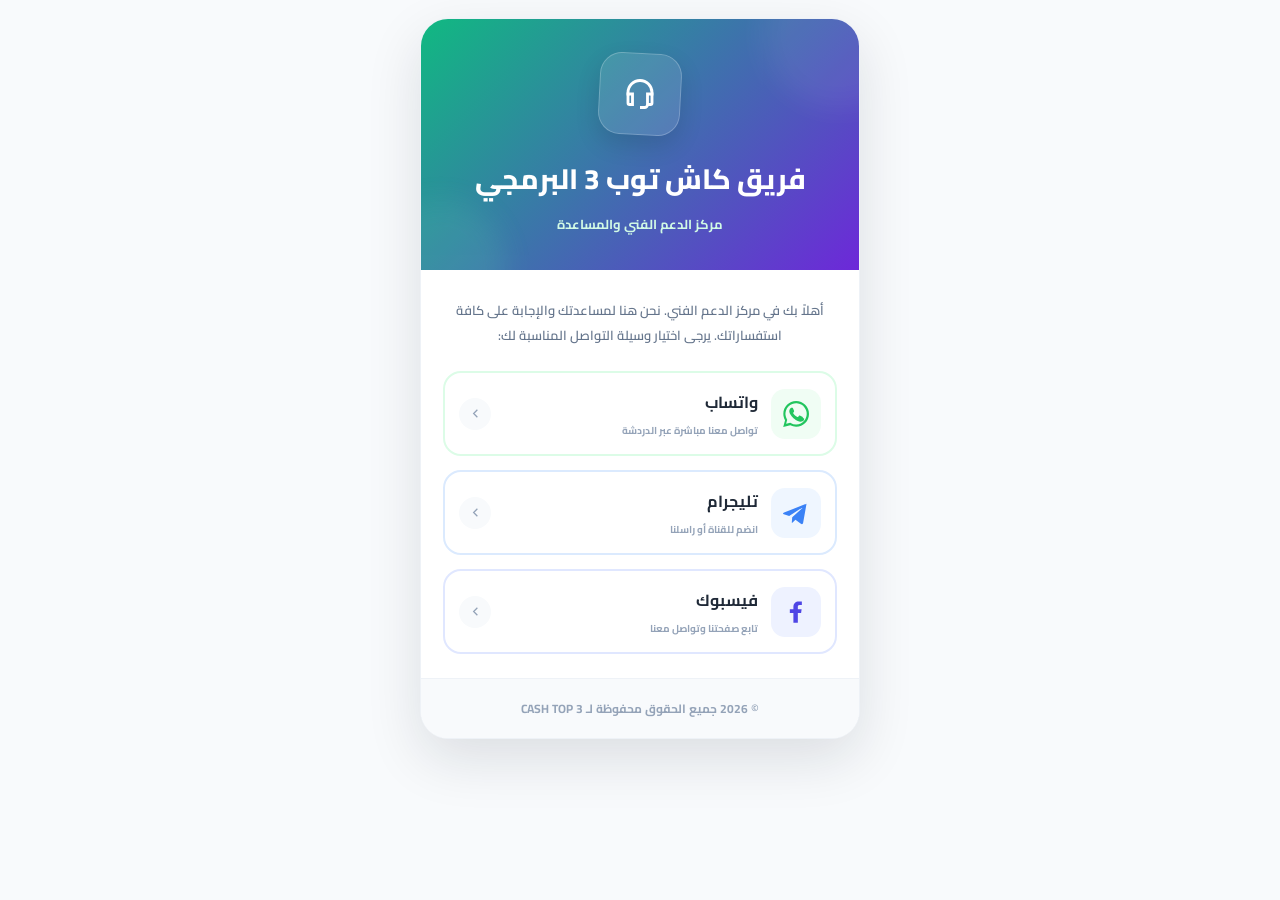
<file: support.html>
<!DOCTYPE html>
<html lang="ar" dir="rtl">
<head>
<meta charset="UTF-8">
<meta name="viewport" content="width=device-width, initial-scale=1.0, viewport-fit=cover">
<meta name="theme-color" content="#7C3AED">
<title>الدعم الفني - فريق كاش توب 3 البرمجي</title>
<link rel="preconnect" href="https://fonts.googleapis.com">
<link rel="preconnect" href="https://fonts.gstatic.com" crossorigin>
<link href="https://fonts.googleapis.com/css2?family=Cairo:wght@400;600;700;800&display=swap" rel="stylesheet">
<style>
*{box-sizing:border-box}html,body{margin:0;min-height:100%;font-family:Cairo,Arial,sans-serif}body{background:#f8fafc;color:#1f2937;padding:18px;display:flex;align-items:center;justify-content:center}.card{width:min(100%,440px);background:#fff;border:1px solid #eef2f7;border-radius:28px;overflow:hidden;box-shadow:0 20px 55px rgba(15,23,42,.12)}.head{position:relative;overflow:hidden;text-align:center;padding:34px 24px;background:linear-gradient(135deg,#10b981,#6D28D9);color:#fff}.bubble{position:absolute;border-radius:999px;background:#fff;opacity:.06;filter:blur(14px)}.b1{width:150px;height:150px;right:-55px;top:-60px}.b2{width:130px;height:130px;left:-45px;bottom:-60px;background:#6ee7b7;opacity:.12}.head-icon{position:relative;width:82px;height:82px;margin:0 auto 18px;border-radius:22px;background:rgba(255,255,255,.11);border:1px solid rgba(255,255,255,.22);display:grid;place-items:center;box-shadow:0 10px 24px rgba(0,0,0,.12);transform:rotate(3deg)}.head-icon svg{width:36px;height:36px;transform:rotate(-3deg)}h1{position:relative;margin:0 0 7px;font-size:28px;font-weight:800}.sub{position:relative;color:#d1fae5;font-size:13px;font-weight:700}.body{padding:28px 22px 24px}.intro{margin:0 0 24px;text-align:center;color:#64748b;font-size:13px;line-height:1.9;font-weight:600}.links{display:flex;flex-direction:column;gap:14px}.contact{display:flex;align-items:center;justify-content:space-between;gap:12px;padding:14px;border:2px solid;border-radius:18px;text-decoration:none;background:#fff;transition:.2s transform,.2s box-shadow}.contact:active{transform:scale(.985)}.left{display:flex;align-items:center;gap:13px;min-width:0}.icon{width:50px;height:50px;border-radius:14px;display:grid;place-items:center;flex:none;transition:.2s}.icon svg{width:26px;height:26px}.copy{text-align:right;min-width:0}.copy b{display:block;color:#1f2937;font-size:16px}.copy small{display:block;color:#94a3b8;font-size:10px;font-weight:700;margin-top:4px}.arrow{width:32px;height:32px;border-radius:50%;display:grid;place-items:center;background:#f8fafc;color:#94a3b8;flex:none}.arrow svg{width:15px;height:15px}.wa{border-color:#dcfce7}.wa .icon{background:#f0fdf4;color:#22c55e}.tg{border-color:#dbeafe}.tg .icon{background:#eff6ff;color:#3b82f6}.fb{border-color:#e0e7ff}.fb .icon{background:#eef2ff;color:#4f46e5}.foot{background:#f8fafc;border-top:1px solid #eef2f7;padding:18px;text-align:center;color:#94a3b8;font-size:12px;font-weight:700}.back{position:fixed;top:max(14px,env(safe-area-inset-top));right:14px;width:42px;height:42px;border-radius:14px;border:1px solid #e2e8f0;background:rgba(255,255,255,.92);box-shadow:0 7px 20px rgba(15,23,42,.08);display:grid;place-items:center;color:#475569;text-decoration:none;z-index:3}.back svg{width:20px;height:20px}@media(hover:hover){.contact:hover{transform:translateY(-3px);box-shadow:0 10px 22px rgba(15,23,42,.06)}.wa:hover{border-color:#22c55e}.tg:hover{border-color:#3b82f6}.fb:hover{border-color:#4f46e5}}@media(max-width:360px){body{padding:10px}.body{padding:24px 16px}.head{padding:30px 18px}h1{font-size:23px}}
</style>
</head>
<body>
<main class="card">
  <header class="head"><span class="bubble b1"></span><span class="bubble b2"></span><div class="head-icon"><svg viewBox="0 0 24 24" fill="none" stroke="currentColor" stroke-width="1.9"><path d="M4 13v-2a8 8 0 0 1 16 0v2"/><path d="M4 12h3v7H5a1 1 0 0 1-1-1v-6Zm16 0h-3v7h2a1 1 0 0 0 1-1v-6Z"/><path d="M17 19c0 1.1-.9 2-2 2h-3"/></svg></div><h1>فريق كاش توب 3 البرمجي</h1><div class="sub">مركز الدعم الفني والمساعدة</div></header>
  <section class="body">
    <p class="intro">أهلاً بك في مركز الدعم الفني. نحن هنا لمساعدتك والإجابة على كافة استفساراتك. يرجى اختيار وسيلة التواصل المناسبة لك:</p>
    <div class="links">
      <a class="contact wa" href="https://api.whatsapp.com/send?phone=970597603119" target="_blank" rel="noopener"><span class="left"><span class="icon"><svg viewBox="0 0 24 24" fill="currentColor"><path d="M20.5 3.5A11.8 11.8 0 0 0 12.1 0C5.6 0 .3 5.3.3 11.8c0 2.1.5 4.1 1.6 5.9L.2 24l6.5-1.7a11.8 11.8 0 0 0 5.4 1.4h.1c6.5 0 11.8-5.3 11.8-11.8 0-3.2-1.2-6.1-3.5-8.4Zm-8.3 18.2h-.1a9.8 9.8 0 0 1-5-1.4l-.4-.2-3.8 1 1-3.7-.2-.4a9.8 9.8 0 1 1 8.5 4.7Zm5.4-7.3c-.3-.1-1.8-.9-2.1-1-.3-.1-.5-.1-.7.1-.2.3-.8 1-.9 1.2-.2.2-.3.2-.6.1-1.7-.8-2.8-1.5-3.9-3.4-.3-.5.3-.5.8-1.7.1-.2 0-.4 0-.6l-1-2.4c-.3-.6-.5-.5-.7-.5h-.6c-.2 0-.6.1-.9.4-.3.3-1.2 1.2-1.2 2.9s1.2 3.3 1.4 3.5c.1.2 2.4 3.7 5.9 5.2.8.4 1.5.6 2 .7.8.3 1.6.2 2.2.1.7-.1 1.8-.7 2-1.4.3-.7.3-1.3.2-1.4-.1-.1-.3-.2-.6-.3Z"/></svg></span><span class="copy"><b>واتساب</b><small>تواصل معنا مباشرة عبر الدردشة</small></span></span><span class="arrow"><svg viewBox="0 0 24 24" fill="none" stroke="currentColor" stroke-width="2"><path d="m15 18-6-6 6-6"/></svg></span></a>
      <a class="contact tg" href="https://t.me/Oscar2teaam" target="_blank" rel="noopener"><span class="left"><span class="icon"><svg viewBox="0 0 24 24" fill="currentColor"><path d="M21.9 2.4 18.6 21c-.2 1.3-1 1.6-2.1 1l-5-3.7-2.4 2.3c-.3.3-.5.5-1 .5l.4-5.1 9.2-8.3c.4-.4-.1-.6-.6-.2L5.7 14.7.8 13.2c-1.1-.3-1.1-1.1.2-1.6L20.2 4c.9-.3 1.9.2 1.7-1.6Z"/></svg></span><span class="copy"><b>تليجرام</b><small>انضم للقناة أو راسلنا</small></span></span><span class="arrow"><svg viewBox="0 0 24 24" fill="none" stroke="currentColor" stroke-width="2"><path d="m15 18-6-6 6-6"/></svg></span></a>
      <a class="contact fb" href="https://www.facebook.com/share/1QcVmKWgpn/" target="_blank" rel="noopener"><span class="left"><span class="icon"><svg viewBox="0 0 24 24" fill="currentColor"><path d="M13.7 22v-9h3l.5-3.5h-3.5V7.2c0-1 .3-1.7 1.8-1.7h1.9V2.4c-.3 0-1.5-.1-2.9-.1-2.9 0-4.9 1.8-4.9 5V9.5H6.3V13h3.3v9h4.1Z"/></svg></span><span class="copy"><b>فيسبوك</b><small>تابع صفحتنا وتواصل معنا</small></span></span><span class="arrow"><svg viewBox="0 0 24 24" fill="none" stroke="currentColor" stroke-width="2"><path d="m15 18-6-6 6-6"/></svg></span></a>
    </div>
  </section>
  <footer class="foot">&copy; 2026 جميع الحقوق محفوظة لـ CASH TOP 3</footer>
</main>
</body>
</html>
</file>
<file: styles.css>
:root{
  --bg:#f4f7fb;--surface:#fff;--surface-2:#f8fafc;--text:#172033;--muted:#6b778c;--border:#dfe6ef;
  --primary:#0b4d8f;--primary-2:#176eb8;--primary-soft:#eaf3fb;--accent:#e5353f;--green:#0f9d71;--green-soft:#eafaf4;
  --amber:#c97a10;--amber-soft:#fff7e7;--danger:#d9394b;--danger-soft:#fff0f2;--purple:#7a4db7;--shadow:0 14px 35px rgba(20,44,76,.09);
  --shadow-soft:0 7px 22px rgba(20,44,76,.07);--radius:20px;--sidebar:284px;
}
[data-theme="dark"]{--bg:#0e1623;--surface:#141f2f;--surface-2:#19273a;--text:#edf4ff;--muted:#9aa9bd;--border:#2a394d;--primary:#4b9fe8;--primary-2:#68b4f5;--primary-soft:#173451;--green-soft:#102f28;--amber-soft:#342a17;--danger-soft:#391b22;--shadow:0 14px 35px rgba(0,0,0,.25);--shadow-soft:0 7px 22px rgba(0,0,0,.18)}
*{box-sizing:border-box}html{scroll-behavior:smooth}body{margin:0;font-family:"Cairo",Tahoma,"Segoe UI",Arial,sans-serif;background:var(--bg);color:var(--text);min-height:100vh}button,input,select,textarea{font:inherit}button{cursor:pointer}a{color:inherit}.svg-sprite{position:absolute;width:0;height:0;overflow:hidden}.icon{width:20px;height:20px;fill:none;stroke:currentColor;stroke-width:1.8;stroke-linecap:round;stroke-linejoin:round;flex:none}
.app-shell{min-height:100vh}.sidebar{position:fixed;top:0;right:0;bottom:0;width:var(--sidebar);z-index:60;background:linear-gradient(180deg,#0b3868 0%,#082c51 100%);color:#fff;padding:18px 14px;display:flex;flex-direction:column;box-shadow:-10px 0 32px rgba(8,44,81,.16);transition:transform .28s ease}.brand-wrap{position:relative;background:#fff;border-radius:18px;padding:8px 12px;margin-bottom:16px;min-height:94px;display:flex;align-items:center;justify-content:center;overflow:hidden}.brand-logo{max-width:100%;height:76px;object-fit:contain}.sidebar-close{display:none!important;position:absolute;left:8px;top:8px;color:#27405f;background:#eef3f8!important}.nav-list{display:flex;flex-direction:column;gap:5px;overflow:auto;padding:2px}.nav-link{display:flex;align-items:center;gap:12px;border:0;background:transparent;color:#d8e7f6;border-radius:13px;padding:13px 14px;text-align:right;transition:.2s;font-weight:700}.nav-link:hover{background:rgba(255,255,255,.09);color:#fff}.nav-link.active{background:#fff;color:#0b4d8f;box-shadow:0 8px 22px rgba(0,0,0,.12)}.sidebar-foot{margin-top:auto;padding:14px 12px 4px;color:#c0d5e8;line-height:1.7}.security-note{display:flex;align-items:center;gap:8px;font-size:12px}.dot{width:8px;height:8px;border-radius:99px;background:#3ad39f;box-shadow:0 0 0 4px rgba(58,211,159,.13)}.sidebar-foot small{font-size:11px;opacity:.82}.sidebar-overlay{display:none}
.main{min-height:100vh;margin-right:var(--sidebar)}.topbar{position:sticky;top:0;z-index:40;height:76px;background:color-mix(in srgb,var(--surface) 90%,transparent);backdrop-filter:blur(14px);border-bottom:1px solid var(--border);display:flex;align-items:center;justify-content:space-between;padding:0 28px}.topbar-right,.topbar-actions{display:flex;align-items:center;gap:14px}.top-title{font-weight:900;font-size:18px}.top-subtitle{font-size:12px;color:var(--muted);margin-top:3px}.icon-btn{border:0;width:42px;height:42px;border-radius:12px;display:inline-flex;align-items:center;justify-content:center;background:var(--surface-2);color:var(--text)}#menuBtn{display:none}.content{padding:24px 28px 40px;max-width:1600px;margin:auto}.view{display:none}.view.active{display:block;animation:fadeIn .18s ease}@keyframes fadeIn{from{opacity:.25;transform:translateY(4px)}to{opacity:1;transform:none}}
.btn{border:0;border-radius:12px;padding:11px 16px;display:inline-flex;align-items:center;justify-content:center;gap:8px;font-weight:800;min-height:42px;transition:.18s;white-space:nowrap}.btn:hover{transform:translateY(-1px)}.btn-primary{background:linear-gradient(135deg,var(--primary),var(--primary-2));color:#fff;box-shadow:0 8px 20px rgba(11,77,143,.18)}.btn-light{background:#fff;color:#0b4d8f}.btn-ghost{background:var(--surface-2);color:var(--primary);border:1px solid var(--border)}.btn-danger-soft{background:var(--danger-soft);color:var(--danger);border:1px solid color-mix(in srgb,var(--danger) 18%,var(--border))}.btn-sm{padding:8px 10px;min-height:34px;border-radius:10px;font-size:12px}.btn-icon{width:35px;height:35px;padding:0}.hero-card{background:radial-gradient(circle at 20% 0%,rgba(255,255,255,.18),transparent 34%),linear-gradient(135deg,#0b4d8f 0%,#083866 68%,#0c6f8a 100%);color:#fff;border-radius:24px;padding:28px;display:flex;align-items:center;justify-content:space-between;gap:20px;box-shadow:var(--shadow);overflow:hidden}.hero-card h1{margin:8px 0 8px;font-size:clamp(23px,3vw,36px)}.hero-card p{margin:0;color:#dcecff;line-height:1.8;max-width:760px}.eyebrow{font-size:12px;font-weight:800;color:#bfe0ff}.hero-actions{display:flex;gap:10px;flex-wrap:wrap}.stats-grid{display:grid;grid-template-columns:repeat(4,minmax(0,1fr));gap:14px;margin:18px 0}.stat-card{background:var(--surface);border:1px solid var(--border);border-radius:18px;padding:18px;box-shadow:var(--shadow-soft);position:relative;overflow:hidden}.stat-card::after{content:"";position:absolute;left:-20px;bottom:-24px;width:72px;height:72px;border-radius:50%;background:var(--primary-soft);opacity:.75}.stat-top{display:flex;justify-content:space-between;align-items:center;gap:10px}.stat-label{font-size:12px;color:var(--muted);font-weight:700}.stat-icon{width:40px;height:40px;border-radius:12px;background:var(--primary-soft);display:grid;place-items:center;color:var(--primary)}.stat-value{font-size:27px;font-weight:900;margin-top:10px}.stat-note{font-size:11px;color:var(--muted);margin-top:4px}.grid-2{display:grid;grid-template-columns:1fr 1fr;gap:16px;margin:16px 0}.panel{background:var(--surface);border:1px solid var(--border);border-radius:var(--radius);box-shadow:var(--shadow-soft);overflow:hidden}.panel-head{padding:18px 20px;border-bottom:1px solid var(--border);display:flex;align-items:center;justify-content:space-between;gap:14px}.panel-head h2{font-size:16px;margin:0 0 4px}.panel-head p{font-size:12px;color:var(--muted);margin:0;line-height:1.6}.currency-summary{padding:12px 18px}.currency-row{display:grid;grid-template-columns:80px 1fr 1fr 1fr;gap:10px;align-items:center;padding:12px 4px;border-bottom:1px dashed var(--border)}.currency-row:last-child{border:0}.currency-code{font-weight:900}.money-in{color:var(--green);font-weight:900}.money-out{color:var(--danger);font-weight:900}.money-balance{font-weight:900;color:var(--primary)}.currency-row small{display:block;color:var(--muted);font-weight:500;margin-bottom:3px}.alerts-list{padding:12px 18px}.alert-item{display:flex;gap:12px;align-items:flex-start;padding:12px 0;border-bottom:1px dashed var(--border)}.alert-item:last-child{border:0}.alert-dot{width:10px;height:10px;border-radius:50%;margin-top:5px;background:var(--amber)}.alert-item strong{display:block;font-size:13px}.alert-item span{font-size:12px;color:var(--muted);line-height:1.6}.empty{padding:34px 18px;text-align:center;color:var(--muted)}
.section-actions{display:flex;align-items:center;justify-content:space-between;gap:12px;margin-bottom:16px}.wrap-actions{flex-wrap:wrap}.search-box{height:44px;min-width:280px;max-width:520px;flex:1;background:var(--surface);border:1px solid var(--border);border-radius:12px;display:flex;align-items:center;gap:10px;padding:0 12px;color:var(--muted)}.search-box input{border:0;outline:0;background:transparent;width:100%;color:var(--text)}.filter-group{display:flex;gap:8px;align-items:center;flex-wrap:wrap}.input,.select,.textarea{width:100%;border:1px solid var(--border);background:var(--surface-2);color:var(--text);border-radius:12px;padding:11px 12px;outline:0;transition:.15s}.input:focus,.select:focus,.textarea:focus{border-color:var(--primary);box-shadow:0 0 0 3px color-mix(in srgb,var(--primary) 12%,transparent)}.compact{width:auto;min-height:42px}.inline-label{display:flex;align-items:center;gap:8px;color:var(--muted);font-size:12px;font-weight:700}.cards-grid{display:grid;grid-template-columns:repeat(3,minmax(0,1fr));gap:14px}.entity-card{background:var(--surface);border:1px solid var(--border);border-radius:18px;padding:18px;box-shadow:var(--shadow-soft)}.entity-head{display:flex;justify-content:space-between;gap:12px}.entity-icon{width:48px;height:48px;background:var(--primary-soft);border-radius:14px;display:grid;place-items:center;color:var(--primary)}.entity-card h3{margin:12px 0 5px;font-size:17px}.entity-card p{margin:0;color:var(--muted);font-size:12px;line-height:1.7}.entity-meta{display:grid;grid-template-columns:1fr 1fr;gap:8px;margin:14px 0}.meta-chip{background:var(--surface-2);border-radius:10px;padding:9px}.meta-chip small{color:var(--muted);display:block;font-size:10px}.meta-chip strong{display:block;margin-top:3px;font-size:13px}.card-actions{display:flex;gap:8px;border-top:1px solid var(--border);padding-top:12px;margin-top:10px}
.table-wrap{overflow:auto;width:100%}table{border-collapse:collapse;width:100%;min-width:780px}th,td{padding:13px 14px;border-bottom:1px solid var(--border);text-align:right;white-space:nowrap;font-size:12px}th{background:var(--surface-2);font-size:11px;color:var(--muted);position:sticky;top:0;z-index:1}tbody tr:hover{background:color-mix(in srgb,var(--primary-soft) 38%,transparent)}td .actions{display:flex;gap:6px}.badge{display:inline-flex;align-items:center;gap:5px;padding:5px 9px;border-radius:99px;font-size:10px;font-weight:900}.badge-blue{background:var(--primary-soft);color:var(--primary)}.badge-green{background:var(--green-soft);color:var(--green)}.badge-red{background:var(--danger-soft);color:var(--danger)}.badge-amber{background:var(--amber-soft);color:var(--amber)}.badge-gray{background:var(--surface-2);color:var(--muted)}.mini-stats{display:grid;grid-template-columns:repeat(4,minmax(0,1fr));gap:10px;margin-bottom:14px}.mini-card{background:var(--surface);border:1px solid var(--border);border-radius:14px;padding:13px 14px}.mini-card small{color:var(--muted);font-size:10px}.mini-card strong{display:block;margin-top:4px;font-size:16px}.project-summary-card{padding:14px 15px}.project-summary-list{display:grid;gap:6px;margin-top:10px}.project-summary-line{display:flex;justify-content:space-between;align-items:center;gap:8px;padding:6px 0;border-bottom:1px dashed var(--border);font-size:11px}.project-summary-line:last-child{border-bottom:0}.project-summary-line span{color:var(--muted)}.project-summary-line strong{margin-top:0;font-size:12px}.project-summary-card .stat-note{margin-top:8px;font-size:10px;color:var(--muted);line-height:1.7}.tabs{display:flex;gap:5px;background:var(--surface);border:1px solid var(--border);border-radius:12px;padding:4px}.tab{border:0;background:transparent;color:var(--muted);padding:8px 12px;border-radius:9px;font-weight:800}.tab.active{background:var(--primary-soft);color:var(--primary)}.month-chips{display:flex;gap:5px;flex-wrap:wrap;max-width:360px}.month-chip{font-size:10px;padding:4px 7px;border-radius:99px;background:var(--danger-soft);color:var(--danger);border:1px solid color-mix(in srgb,var(--danger) 14%,transparent)}.report-list{padding:16px 20px}.report-line{display:flex;justify-content:space-between;gap:12px;padding:10px 0;border-bottom:1px dashed var(--border);font-size:12px}.report-line:last-child{border:0}.report-line span{color:var(--muted)}.settings-grid{display:grid;grid-template-columns:1.25fr .75fr;gap:16px}.form-grid{padding:18px 20px;display:grid;grid-template-columns:1fr 1fr;gap:14px}.field{display:flex;flex-direction:column;gap:7px}.field span{font-size:12px;font-weight:800;color:var(--muted)}.field.full,.full{grid-column:1/-1}.textarea{min-height:92px;resize:vertical}.stack-actions{padding:18px 20px;display:flex;flex-direction:column;gap:10px}.file-btn{cursor:pointer}.info-box{margin:0 20px 20px;padding:13px;border-radius:12px;background:var(--primary-soft);color:var(--primary);font-size:11px;line-height:1.8}
.modal-backdrop{position:fixed;inset:0;z-index:100;background:rgba(7,19,33,.62);backdrop-filter:blur(5px);display:grid;place-items:center;padding:18px;animation:backdropIn .16s ease}@keyframes backdropIn{from{opacity:0}to{opacity:1}}.modal{width:min(760px,100%);max-height:min(92vh,920px);overflow:auto;background:var(--surface);border-radius:24px;box-shadow:0 30px 90px rgba(0,0,0,.28);animation:modalIn .2s ease}@keyframes modalIn{from{opacity:0;transform:translateY(14px) scale(.985)}to{opacity:1;transform:none}}.modal-lg{width:min(930px,100%)}.modal-head{display:flex;align-items:flex-start;justify-content:space-between;gap:12px;padding:20px 22px;border-bottom:1px solid var(--border)}.modal-title{display:flex;gap:11px;align-items:center}.modal-title .title-icon{width:42px;height:42px;background:var(--primary-soft);color:var(--primary);border-radius:12px;display:grid;place-items:center}.modal-head h3{margin:0;font-size:19px}.modal-head p{margin:4px 0 0;font-size:11px;color:var(--muted)}.modal-body{padding:20px 22px}.modal-foot{padding:15px 22px 20px;display:flex;gap:10px;justify-content:flex-start;border-top:1px solid var(--border);position:sticky;bottom:0;background:var(--surface)}.money-grid{display:grid;grid-template-columns:1fr 1fr;gap:12px;margin-top:12px}.money-box{border:1px solid var(--border);background:var(--surface-2);border-radius:15px;padding:13px}.money-box h4{margin:0 0 10px;font-size:12px;color:var(--primary)}.money-fields{display:grid;grid-template-columns:1fr 1fr;gap:8px}.money-field label{font-size:10px;font-weight:800;color:var(--muted);display:block;margin-bottom:5px}.money-field.in label{color:var(--green)}.money-field.out label{color:var(--danger)}.money-field input{background:var(--surface)}.form-note{font-size:11px;color:var(--muted);padding:10px 12px;border-radius:10px;background:var(--surface-2);line-height:1.7}.danger-note{background:var(--danger-soft);color:var(--danger)}.confirm-box{text-align:center;padding:8px 0 4px}.confirm-icon{width:64px;height:64px;border-radius:20px;background:var(--danger-soft);color:var(--danger);display:grid;place-items:center;margin:0 auto 14px}.confirm-box h3{margin:0 0 8px}.confirm-box p{color:var(--muted);font-size:12px;line-height:1.7}.toast-root{position:fixed;top:18px;left:18px;z-index:200;display:flex;flex-direction:column;gap:10px;pointer-events:none}.toast{min-width:290px;max-width:420px;background:var(--surface);color:var(--text);border:1px solid var(--border);border-radius:14px;box-shadow:var(--shadow);padding:12px 14px;display:flex;align-items:flex-start;gap:10px;pointer-events:auto;animation:toastIn .25s ease}.toast.success{border-right:4px solid var(--green)}.toast.error{border-right:4px solid var(--danger)}.toast.info{border-right:4px solid var(--primary)}.toast .toast-icon{width:28px;height:28px;border-radius:9px;background:var(--primary-soft);display:grid;place-items:center;color:var(--primary);flex:none}.toast.success .toast-icon{background:var(--green-soft);color:var(--green)}.toast.error .toast-icon{background:var(--danger-soft);color:var(--danger)}.toast strong{font-size:12px;display:block}.toast span{font-size:11px;color:var(--muted);line-height:1.6}.toast button{margin-right:auto;border:0;background:transparent;color:var(--muted);font-size:18px}@keyframes toastIn{from{opacity:0;transform:translateX(-12px)}to{opacity:1;transform:none}}
@media(max-width:1180px){.stats-grid{grid-template-columns:repeat(2,1fr)}.cards-grid{grid-template-columns:repeat(2,1fr)}.settings-grid{grid-template-columns:1fr}}
@media(max-width:900px){.sidebar{transform:translateX(110%);width:min(86vw,300px)}.sidebar.open{transform:translateX(0)}.sidebar-overlay.show{display:block;position:fixed;inset:0;background:rgba(0,0,0,.38);z-index:50}.main{margin-right:0}.sidebar-close,#menuBtn{display:inline-flex!important}.content{padding:18px 16px 34px}.topbar{padding:0 14px}.top-subtitle{display:none}.grid-2{grid-template-columns:1fr}.hero-card{align-items:flex-start;flex-direction:column}.hero-actions{width:100%}.hero-actions .btn{flex:1}.money-grid{grid-template-columns:1fr 1fr}}
@media(max-width:620px){.topbar{height:68px}.top-title{font-size:15px}.topbar-actions .btn span{display:none}.topbar-actions .btn{width:43px;padding:0}.content{padding:14px 10px 28px}.hero-card{padding:20px;border-radius:18px}.hero-card h1{font-size:23px}.stats-grid,.mini-stats{grid-template-columns:1fr 1fr;gap:8px}.stat-card{padding:14px}.stat-value{font-size:21px}.cards-grid{grid-template-columns:1fr}.section-actions{align-items:stretch}.search-box{min-width:100%}.section-actions.wrap-actions{flex-direction:column}.filter-group{width:100%}.filter-group>*{flex:1}.compact{min-width:0}.panel{border-radius:16px}.panel-head{padding:15px}.currency-row{grid-template-columns:58px 1fr 1fr;gap:7px}.currency-row .money-balance{grid-column:2/4}.form-grid{grid-template-columns:1fr;padding:16px}.field.full,.full{grid-column:1}.modal-backdrop{padding:0;align-items:end}.modal,.modal-lg{width:100%;max-height:94vh;border-radius:22px 22px 0 0}.modal-head,.modal-body,.modal-foot{padding-left:15px;padding-right:15px}.money-grid{grid-template-columns:1fr}.toast-root{top:10px;left:10px;right:10px}.toast{min-width:0;width:100%}}

/* Debt tabs + mobile polish */
.debt-tabs{max-width:100%;overflow-x:auto;scrollbar-width:none}.debt-tabs::-webkit-scrollbar{display:none}.debt-tabs .tab{flex:0 0 auto}.badge-green,.badge-red{white-space:nowrap}
@media(max-width:620px){.debt-tabs{width:100%;display:grid;grid-template-columns:1fr 1fr}.debt-tabs .tab{white-space:normal;line-height:1.5;min-height:44px}.debt-tabs .tab:last-child{grid-column:1/-1}.section-actions .debt-tabs + .btn{width:100%}body{font-family:"Cairo",Tahoma,"Segoe UI",Arial,sans-serif}.tab,.btn,.input,.select,.textarea{font-family:"Cairo",Tahoma,"Segoe UI",Arial,sans-serif}}


/* Projects management */
.project-cards .project-card{position:relative}.empty-wide{grid-column:1/-1}.project-detail-top{display:flex;justify-content:space-between;align-items:center;gap:12px;flex-wrap:wrap;margin-bottom:14px}.project-detail-actions{display:flex;gap:8px;flex-wrap:wrap}.project-header-card{background:linear-gradient(135deg,var(--surface),var(--primary-soft));border:1px solid var(--border);border-radius:20px;padding:20px;display:flex;justify-content:space-between;gap:18px;align-items:center;box-shadow:var(--shadow-soft);margin-bottom:14px}.project-title-row{display:flex;align-items:center;gap:12px}.project-icon{width:52px;height:52px;border-radius:15px;display:grid;place-items:center;background:var(--primary);color:#fff}.project-header-card h2{margin:7px 0 0;font-size:22px}.project-header-card p{margin:8px 0 0;color:var(--muted);font-size:12px}.project-dates{display:flex;gap:8px;flex-wrap:wrap}.project-dates span{background:var(--surface);border:1px solid var(--border);padding:9px 11px;border-radius:11px;color:var(--muted);font-size:11px}.project-dates strong{color:var(--text);margin-right:5px}.project-currency-grid{display:grid;grid-template-columns:repeat(4,minmax(0,1fr));gap:10px;margin-bottom:14px}.project-money-card{background:var(--surface);border:1px solid var(--border);border-radius:16px;padding:14px;box-shadow:var(--shadow-soft)}.project-money-title{display:flex;justify-content:space-between;align-items:center;padding-bottom:8px;margin-bottom:6px;border-bottom:1px dashed var(--border);color:var(--primary)}.project-money-row{display:flex;justify-content:space-between;gap:10px;padding:5px 0;font-size:11px}.project-money-row strong{font-size:12px}.project-balance{margin-top:4px;padding-top:8px;border-top:1px solid var(--border)}.project-debt-mini{display:flex;justify-content:space-between;gap:8px;flex-wrap:wrap;background:var(--surface-2);border-radius:10px;padding:8px;margin-top:8px;font-size:10px}.project-ledger-actions{margin-top:4px}.project-tabs{max-width:100%}
@media(max-width:1180px){.project-currency-grid{grid-template-columns:repeat(2,1fr)}}
@media(max-width:700px){.project-detail-top{align-items:stretch}.project-detail-top>button{width:100%}.project-detail-actions{display:grid;grid-template-columns:1fr 1fr;width:100%}.project-detail-actions .btn{white-space:normal;line-height:1.5}.project-header-card{align-items:flex-start;flex-direction:column;padding:16px}.project-dates{width:100%}.project-dates span{flex:1}.project-currency-grid{grid-template-columns:1fr 1fr;gap:8px}.project-money-card{padding:12px}.project-tabs{width:100%;display:grid;grid-template-columns:1fr 1fr}.project-tabs .tab{white-space:normal;line-height:1.5;min-height:44px}}
@media(max-width:430px){.project-currency-grid{grid-template-columns:1fr}.project-detail-actions{grid-template-columns:1fr 1fr}.project-header-card h2{font-size:19px}.project-icon{width:46px;height:46px}.project-money-row strong{font-size:11px}}

/* Projects aggregate financial cards */
.projects-summary-grid{display:grid;grid-template-columns:repeat(4,minmax(0,1fr));gap:12px;margin:14px 0 18px}.project-total-card{background:var(--surface);border:1px solid var(--border);border-radius:18px;padding:16px;box-shadow:var(--shadow-soft);min-width:0}.project-total-head{display:flex;justify-content:space-between;align-items:center;gap:8px;padding-bottom:10px;border-bottom:1px dashed var(--border)}.project-total-head span{font-size:13px;font-weight:900;color:var(--text)}.project-total-head strong{font-size:9px;padding:5px 8px;border-radius:999px;background:var(--surface-2);color:var(--muted);white-space:nowrap}.project-total-values{display:grid;gap:2px;margin:9px 0}.project-total-row{display:flex;justify-content:space-between;align-items:center;gap:8px;padding:6px 0}.project-total-row span{font-size:10px;color:var(--muted);white-space:nowrap}.project-total-row strong{font-size:11px;direction:ltr;text-align:left;white-space:nowrap}.project-total-card>small{display:block;color:var(--muted);font-size:9px;line-height:1.7;border-top:1px dashed var(--border);padding-top:8px}.total-in-card{border-top:4px solid var(--green)}.total-out-card{border-top:4px solid var(--danger)}.total-receivable-card{border-top:4px solid var(--primary)}.total-payable-card{border-top:4px solid var(--amber)}
.receipt-action-btn{display:inline-flex;align-items:center;gap:5px;white-space:nowrap}.btn-whatsapp{background:#25D366;color:#fff;border-color:#25D366}.btn-whatsapp:hover{filter:brightness(.96)}.receipt-ready-card{display:grid;grid-template-columns:repeat(3,1fr);gap:10px}.receipt-ready-card>div{background:var(--surface-2);border:1px solid var(--border);border-radius:13px;padding:12px}.receipt-ready-card small{display:block;color:var(--muted);font-size:10px;margin-bottom:5px}.receipt-ready-card strong{font-size:13px}.receipt-note{margin-top:14px}
@media(max-width:1050px){.projects-summary-grid{grid-template-columns:repeat(2,minmax(0,1fr))}}
@media(max-width:620px){.projects-summary-grid{grid-template-columns:1fr 1fr;gap:8px;margin-top:10px}.project-total-card{padding:12px;border-radius:15px}.project-total-head{align-items:flex-start;flex-direction:column;gap:5px}.project-total-head span{font-size:12px}.project-total-head strong{font-size:8px}.project-total-row{align-items:flex-start;flex-direction:column;gap:2px;padding:5px 0}.project-total-row strong{font-size:11px;max-width:100%;white-space:normal;word-break:break-word}.project-total-card>small{font-size:8px}.receipt-ready-card{grid-template-columns:1fr}.modal-foot #receiptDownloadBtn,.modal-foot #receiptShareBtn,.modal-foot #receiptWhatsappBtn{flex:1 1 100%;width:100%}.receipt-action-btn span{display:none}}


/* ===== v8: Mobile buildings + high-refresh motion polish ===== */
html,body{width:100%;max-width:100%;overflow-x:hidden;overscroll-behavior-y:none}
body{-webkit-font-smoothing:antialiased;-moz-osx-font-smoothing:grayscale}
.main,.content,.view,.cards-grid,.entity-card,.section-actions,.section-actions>*{min-width:0}
button,.btn,.nav-link,.icon-btn{-webkit-tap-highlight-color:transparent;touch-action:manipulation}
.table-wrap{-webkit-overflow-scrolling:touch;overscroll-behavior-x:contain}

/* Only animate compositor-friendly properties to stay smooth on 90/120Hz screens. */
.view.active{animation:viewEnter .24s cubic-bezier(.2,.75,.25,1);will-change:transform,opacity}
@keyframes viewEnter{from{opacity:0;transform:translate3d(0,7px,0)}to{opacity:1;transform:translate3d(0,0,0)}}
.sidebar{will-change:transform;transition:transform .26s cubic-bezier(.2,.8,.2,1)}
.btn,.nav-link,.icon-btn,.entity-card,.stat-card,.project-money-card,.project-total-card{transition:transform .16s cubic-bezier(.2,.8,.2,1),box-shadow .16s ease,border-color .16s ease,background-color .16s ease,color .16s ease}
.btn:active,.icon-btn:active{transform:scale(.975)}

.modal-backdrop{animation:backdropSmoothIn .2s cubic-bezier(.2,.8,.2,1);will-change:opacity}
.modal{animation:modalSmoothIn .26s cubic-bezier(.16,1,.3,1);will-change:transform,opacity;transform:translateZ(0);backface-visibility:hidden}
.modal-backdrop.is-closing{animation:backdropSmoothOut .18s ease forwards;pointer-events:none}
.modal.is-closing{animation:modalSmoothOut .18s cubic-bezier(.4,0,1,1) forwards}
@keyframes backdropSmoothIn{from{opacity:0}to{opacity:1}}
@keyframes backdropSmoothOut{from{opacity:1}to{opacity:0}}
@keyframes modalSmoothIn{from{opacity:0;transform:translate3d(0,22px,0) scale(.982)}to{opacity:1;transform:translate3d(0,0,0) scale(1)}}
@keyframes modalSmoothOut{from{opacity:1;transform:translate3d(0,0,0) scale(1)}to{opacity:0;transform:translate3d(0,16px,0) scale(.988)}}
.toast{will-change:transform,opacity;transform:translateZ(0)}
.toast.toast-out{animation:toastSmoothOut .18s ease forwards}
@keyframes toastSmoothOut{to{opacity:0;transform:translate3d(-12px,0,0)}}

/* العقارات - الهاتف */
@media(max-width:620px){
  #view-buildings{width:100%}
  #view-buildings .buildings-actions{display:grid;grid-template-columns:1fr;gap:10px;width:100%;margin-bottom:12px}
  #view-buildings .search-box{width:100%;max-width:none;min-width:0;height:48px;border-radius:14px}
  #view-buildings #addBuildingBtn{width:100%;min-height:48px;border-radius:14px}
  #view-buildings #buildingsCards{display:grid;grid-template-columns:minmax(0,1fr);gap:10px;width:100%}
  #view-buildings .entity-card{width:100%;max-width:100%;padding:14px;border-radius:16px;overflow:hidden}
  #view-buildings .entity-head{align-items:center}
  #view-buildings .entity-icon{width:44px;height:44px;border-radius:13px}
  #view-buildings .entity-card h3{font-size:16px;margin-top:10px;overflow-wrap:anywhere}
  #view-buildings .entity-card p{font-size:11px;overflow-wrap:anywhere}
  #view-buildings .entity-meta{grid-template-columns:repeat(2,minmax(0,1fr));gap:7px;margin:11px 0}
  #view-buildings .meta-chip{min-width:0;padding:9px 8px}
  #view-buildings .meta-chip strong{font-size:12px;overflow-wrap:anywhere}
  #view-buildings .card-actions{display:grid;grid-template-columns:1fr 1fr;gap:8px;width:100%;padding-top:10px}
  #view-buildings .card-actions .btn{width:100%;min-width:0;min-height:42px;padding:8px 10px}
  .modal-backdrop{backdrop-filter:none;-webkit-backdrop-filter:none;background:rgba(7,19,33,.56)}
  .modal,.modal-lg{overflow:hidden;display:flex;flex-direction:column;max-height:calc(100dvh - env(safe-area-inset-top,0px));border-radius:22px 22px 0 0}
  .modal form{min-height:0;display:flex;flex-direction:column;flex:1}
  .modal-body{min-height:0;overflow:auto;-webkit-overflow-scrolling:touch;overscroll-behavior:contain}
  .modal-foot{flex-wrap:wrap;padding-bottom:calc(15px + env(safe-area-inset-bottom,0px))}
  .input,.select,.textarea,.search-box input{font-size:16px}
}

@media(max-width:380px){
  #view-buildings .entity-meta{grid-template-columns:1fr}
  #view-buildings .card-actions{grid-template-columns:1fr}
}

/* Respect accessibility settings and avoid burning battery when motion is disabled. */
@media(prefers-reduced-motion:reduce){
  *,*::before,*::after{scroll-behavior:auto!important;animation-duration:.01ms!important;animation-iteration-count:1!important;transition-duration:.01ms!important}
}


/* ===== v9: reliable mobile vertical scrolling + arrears contact actions ===== */
.arrears-contact-actions{display:flex;gap:6px;align-items:center;flex-wrap:wrap}.arrears-contact-actions .btn[disabled]{opacity:.45;cursor:not-allowed;filter:grayscale(.35)}
@media(max-width:900px){
  html,body{height:100%;min-height:100%;overflow:hidden!important;overscroll-behavior:auto!important}
  body{position:relative;touch-action:pan-x pan-y pinch-zoom}
  .app-shell{height:100dvh;min-height:100dvh;overflow:hidden}
  .main{height:100dvh;min-height:0;overflow-y:auto!important;overflow-x:hidden!important;-webkit-overflow-scrolling:touch;overscroll-behavior-y:contain;scroll-behavior:smooth;touch-action:pan-x pan-y pinch-zoom}
  .content{min-height:calc(100dvh - 68px);overflow:visible!important;padding-bottom:calc(44px + env(safe-area-inset-bottom,0px))}
  .view.active{overflow:visible}
}
@media(max-width:620px){
  #view-dashboard{padding-bottom:16px}
  #view-dashboard .hero-card,#view-dashboard .stats-grid,#view-dashboard .grid-2,#view-dashboard .panel{transform:translateZ(0)}
  .arrears-contact-actions{min-width:150px;display:grid;grid-template-columns:1fr 1fr}
  .arrears-contact-actions [data-pay-arrears]{grid-column:1/-1}
  .arrears-contact-actions .btn{width:100%;white-space:normal;line-height:1.35}
}

/* ===== v11: multi-company login, sync queue, users & permissions ===== */
[hidden]{display:none!important}.section-inline-title{margin:0;font-size:18px}.section-inline-note{margin:4px 0 0;color:var(--muted);font-size:12px}
.login-gate{min-height:100dvh;display:grid;place-items:center;padding:22px;position:relative;overflow:hidden;background:linear-gradient(145deg,#edf4fb,#f8fbff 52%,#eef7f5);font-family:"Cairo",sans-serif}.login-backdrop-shape{position:absolute;border-radius:50%;filter:blur(3px);opacity:.45;pointer-events:none}.login-shape-a{width:420px;height:420px;background:rgba(11,77,143,.12);right:-140px;top:-130px}.login-shape-b{width:360px;height:360px;background:rgba(15,157,113,.11);left:-120px;bottom:-130px}.login-card{width:min(100%,460px);background:rgba(255,255,255,.94);border:1px solid rgba(214,226,238,.95);border-radius:28px;padding:24px;box-shadow:0 30px 80px rgba(26,54,88,.14);position:relative;z-index:2;backdrop-filter:blur(18px)}.login-brand{display:flex;align-items:center;gap:12px;background:#fff;border:1px solid #e7edf4;border-radius:18px;padding:10px 12px}.login-brand img{width:78px;height:58px;object-fit:contain;border-radius:10px}.login-brand strong{display:block;color:#17385b;font-size:15px}.login-brand span{display:block;color:#75879c;font-size:10px;margin-top:3px}.login-heading{text-align:center;padding:20px 0 12px}.login-lock{width:54px;height:54px;border-radius:17px;background:linear-gradient(135deg,#0b4d8f,#176eb8);color:#fff;display:grid;place-items:center;margin:0 auto 10px;box-shadow:0 12px 25px rgba(11,77,143,.22)}.login-lock .icon{width:26px;height:26px}.login-heading h1{font-size:23px;margin:0;color:#172033}.login-heading p{font-size:11px;color:#75879c;margin:5px 0 0}.login-form{display:grid;gap:13px}.login-field>span{display:block;font-size:11px;font-weight:800;color:#586b80;margin:0 4px 6px}.login-field>div{height:50px;border:1px solid #dce5ee;border-radius:14px;background:#f8fafc;display:flex;align-items:center;gap:10px;padding:0 13px;color:#7890a7;transition:.18s}.login-field>div:focus-within{border-color:#0b4d8f;box-shadow:0 0 0 4px rgba(11,77,143,.08);background:#fff}.login-field input{border:0;outline:0;background:transparent;flex:1;min-width:0;color:#172033;font-size:14px;font-family:inherit}.login-submit{width:100%;min-height:50px;border-radius:14px;margin-top:2px}.login-status{display:none;padding:10px 12px;border-radius:12px;font-size:11px;line-height:1.6}.login-status.show{display:block}.login-status.info{background:#eaf3fb;color:#0b4d8f}.login-status.error{background:#fff0f2;color:#c52f42}.login-offline-note{display:flex;gap:10px;align-items:flex-start;margin-top:15px;padding:11px;border-radius:14px;background:#effaf6;color:#276a54}.login-offline-note .dot{margin-top:5px}.login-offline-note strong{font-size:11px;display:block}.login-offline-note small{font-size:9px;line-height:1.7;display:block;margin-top:2px}.admin-entry-link{display:block;text-align:center;margin-top:14px;font-size:10px;color:#718195;text-decoration:none}.admin-entry-link:hover{color:#0b4d8f}
.sync-button{width:44px;height:44px;border:1px solid var(--border);border-radius:13px;background:var(--surface);color:var(--primary);display:grid;place-items:center;position:relative}.sync-button.syncing .icon{animation:syncSpin .8s linear infinite}.sync-button.offline{color:var(--muted)}.sync-button.error{color:var(--danger);border-color:color-mix(in srgb,var(--danger) 35%,var(--border))}.sync-badge{position:absolute;top:-6px;left:-6px;min-width:20px;height:20px;padding:0 5px;border-radius:999px;background:var(--danger);color:#fff;display:grid;place-items:center;font-size:9px;font-weight:900;border:2px solid var(--surface)}@keyframes syncSpin{to{transform:rotate(360deg)}}.session-chip{display:flex;align-items:center;gap:9px;background:var(--surface);border:1px solid var(--border);border-radius:14px;padding:5px 6px 5px 11px}.session-chip>div{text-align:right;line-height:1.3}.session-chip strong{display:block;font-size:11px;max-width:135px;overflow:hidden;text-overflow:ellipsis;white-space:nowrap}.session-chip small{display:block;color:var(--muted);font-size:8px;margin-top:2px}.session-chip #logoutBtn{width:34px;height:34px;border-radius:10px;color:var(--danger)}
.permission-groups{display:grid;grid-template-columns:1fr 1fr;gap:10px}.permission-group{border:1px solid var(--border);background:var(--surface-2);border-radius:14px;padding:12px}.permission-group h4{margin:0 0 8px;font-size:12px;color:var(--primary)}.permission-list{display:grid;gap:7px}.permission-check{display:flex;align-items:flex-start;gap:8px;font-size:10px;color:var(--text);cursor:pointer}.permission-check input{margin-top:3px;accent-color:var(--primary)}.user-status{display:inline-flex;align-items:center;gap:5px}.user-status::before{content:"";width:7px;height:7px;border-radius:50%;background:currentColor}.storage-meter{height:8px;border-radius:999px;background:var(--surface-2);overflow:hidden;border:1px solid var(--border)}.storage-meter>span{display:block;height:100%;background:linear-gradient(90deg,var(--primary),var(--green));width:0}.sync-queue-list{display:grid;gap:8px}.sync-queue-item{border:1px solid var(--border);background:var(--surface-2);border-radius:13px;padding:10px 12px}.sync-queue-item>div{display:flex;justify-content:space-between;gap:10px}.sync-queue-item strong{font-size:11px}.sync-queue-item small{font-size:9px;color:var(--muted)}.sync-queue-item .queue-error{display:block;color:var(--danger);margin-top:4px;line-height:1.5}
@media(max-width:900px){.session-chip>div{display:none}.session-chip{padding:4px}.topbar-actions{gap:7px}.sync-button{width:41px;height:41px}.permission-groups{grid-template-columns:1fr}}
@media(max-width:620px){.login-gate{padding:0;background:#fff;align-items:stretch}.login-card{width:100%;min-height:100dvh;border:0;border-radius:0;box-shadow:none;padding:calc(18px + env(safe-area-inset-top,0px)) 18px calc(18px + env(safe-area-inset-bottom,0px));display:flex;flex-direction:column;justify-content:center}.login-brand{margin-bottom:6px}.login-heading{padding:16px 0 10px}.login-heading h1{font-size:21px}.topbar-actions #quickMovementBtn{display:none}.session-chip{border:0;background:transparent}.sync-button{background:var(--surface-2)}#view-users .section-actions{display:grid;grid-template-columns:1fr;align-items:stretch}#view-users #addUserBtn{width:100%}}


/* ===== v12: scrollable clean login gate ===== */
.login-gate{height:100dvh;min-height:100dvh;overflow-y:auto!important;overflow-x:hidden!important;-webkit-overflow-scrolling:touch;overscroll-behavior-y:auto;display:flex!important;align-items:flex-start!important;justify-content:center!important;padding:22px!important}
.login-card{margin:auto 0;flex:0 0 auto}
.login-offline-note,.admin-entry-link{display:none!important}
@media(max-width:620px){.login-gate{padding:0!important;align-items:flex-start!important;background:#fff!important}.login-card{min-height:auto!important;width:100%!important;margin:0!important;border:0!important;border-radius:0!important;box-shadow:none!important;padding:calc(18px + env(safe-area-inset-top,0px)) 18px calc(30px + env(safe-area-inset-bottom,0px))!important;display:block!important}.login-heading{padding-top:18px!important}.login-form{padding-bottom:6px}}

/* ===== v15: one reliable page scroller on mobile + desktop =====
   Previous mobile rules locked html/body and moved scrolling into .main.
   Some Android WebViews/file previews do not forward touch scrolling correctly
   to that nested container. v15 restores the browser/window as the primary
   vertical scroller on every normal page. */
html{
  height:auto!important;
  min-height:100%!important;
  overflow-x:hidden!important;
  overflow-y:auto!important;
  overscroll-behavior-y:auto!important;
  scroll-behavior:smooth;
}
body{
  height:auto!important;
  min-height:100dvh!important;
  overflow-x:hidden!important;
  overflow-y:auto!important;
  position:static!important;
  overscroll-behavior-y:auto!important;
  -webkit-overflow-scrolling:touch;
  touch-action:pan-x pan-y pinch-zoom!important;
}
.app-shell{
  height:auto!important;
  min-height:100dvh!important;
  overflow:visible!important;
}
.main{
  height:auto!important;
  min-height:100dvh!important;
  overflow:visible!important;
  -webkit-overflow-scrolling:auto;
  overscroll-behavior-y:auto!important;
  touch-action:pan-x pan-y pinch-zoom!important;
}
.content,.view,.view.active{
  overflow:visible!important;
}

/* Login also uses the page scroller instead of a nested 100dvh scroller. */
.login-gate{
  height:auto!important;
  min-height:100dvh!important;
  overflow:visible!important;
  overscroll-behavior-y:auto!important;
}

/* Keep long dialogs independently scrollable without freezing the page. */
.modal-backdrop{
  overflow-y:auto;
  overflow-x:hidden;
  -webkit-overflow-scrolling:touch;
  overscroll-behavior-y:contain;
}

@media(max-width:900px){
  html,body{
    height:auto!important;
    min-height:100%!important;
    overflow-x:hidden!important;
    overflow-y:auto!important;
  }
  .app-shell,.main{
    height:auto!important;
    min-height:100dvh!important;
    overflow:visible!important;
  }
  .main{margin-right:0}
  .content{
    min-height:calc(100dvh - 68px);
    padding-bottom:calc(54px + env(safe-area-inset-bottom,0px));
  }
}

@media(max-width:620px){
  .login-gate{
    height:auto!important;
    min-height:100dvh!important;
    overflow:visible!important;
  }
  .login-card{
    min-height:auto!important;
  }
}

/* ===== v16: arrears PDF actions ===== */
.arrears-toolbar-actions{display:flex;gap:8px;align-items:center;flex-wrap:wrap}
@media(max-width:620px){.arrears-toolbar-actions{display:grid;grid-template-columns:1fr 1fr;width:100%}.arrears-toolbar-actions .btn{width:100%;min-width:0}}


/* ===== v18: hard auth visibility + cloud sync button ===== */
/* Author CSS must never override the native hidden attribute. This prevents
   the login screen from remaining above the application after authentication. */
[hidden]{display:none!important}
#loginGate[hidden],#appShell[hidden]{display:none!important}

/* Login is a true gate, not part of the application's page flow. */
#loginGate.login-gate{
  position:fixed!important;
  inset:0!important;
  z-index:10000!important;
  width:100%!important;
  height:100dvh!important;
  min-height:100dvh!important;
  overflow-x:hidden!important;
  overflow-y:auto!important;
  -webkit-overflow-scrolling:touch;
  overscroll-behavior-y:contain!important;
}
body.shahd-authenticated #loginGate{display:none!important}
body.shahd-logged-out #appShell{display:none!important}

/* CashTop-style cloud synchronization control. */
.sync-button{
  border-radius:14px!important;
  background:var(--surface)!important;
  box-shadow:0 5px 15px rgba(11,77,143,.08);
}
.sync-button .icon{width:23px;height:23px;stroke-width:1.9}
.sync-button.syncing .icon{animation:cloudSyncPulse .9s ease-in-out infinite!important}
@keyframes cloudSyncPulse{
  0%,100%{transform:translateY(0) scale(1);opacity:1}
  50%{transform:translateY(-1.5px) scale(1.07);opacity:.7}
}
@media(max-width:620px){
  #loginGate.login-gate{padding:0!important}
  .sync-button{width:46px!important;height:46px!important;border-radius:14px!important}
  .sync-button .icon{width:24px;height:24px}
}

/* ===== v19: instant session, compact header, alerts, two-column mobile forms & bottom navigation ===== */
.header-plain-action,
.sync-button,
.notification-button{
  width:44px;
  height:44px;
  display:grid;
  place-items:center;
  position:relative;
  color:var(--primary);
  background:transparent!important;
  border:0!important;
  box-shadow:none!important;
  border-radius:12px;
  padding:0;
  transition:transform .15s ease,color .15s ease,opacity .15s ease!important;
}
.header-plain-action:active{transform:scale(.92)}
.sync-button.error{color:var(--danger)!important;border:0!important}
.sync-button.offline{color:var(--muted)!important}
.notification-button{color:var(--text)}
.notification-button.has-alerts{color:var(--danger)}
.notification-badge{
  position:absolute;top:1px;left:0;min-width:18px;height:18px;padding:0 5px;border-radius:999px;
  background:var(--danger);color:#fff;display:grid;place-items:center;font-size:9px;font-weight:900;
  border:2px solid var(--surface);line-height:1;
}
.session-chip{padding:7px 10px!important}
.session-chip>div{text-align:right!important}
.notification-list{display:grid;gap:9px}
.notification-item{display:flex;align-items:flex-start;justify-content:space-between;gap:12px;padding:12px;border:1px solid var(--border);background:var(--surface-2);border-radius:14px}
.notification-item-main{min-width:0}
.notification-item strong{display:block;font-size:12px;margin-bottom:4px}
.notification-item small{display:block;color:var(--muted);font-size:10px;line-height:1.65}
.notification-amount{font-size:11px;font-weight:900;color:var(--danger);white-space:nowrap}
.settings-logout-btn{margin-top:6px}

/* Five-key mobile navigation. */
.mobile-bottom-nav{display:none}
@media(max-width:900px){
  .session-chip{display:none!important}
}
@media(max-width:620px){
  .topbar{padding-left:10px!important;padding-right:10px!important}
  .topbar-right{gap:8px!important;min-width:0}
  .topbar-right>div{min-width:0}
  .top-title{white-space:nowrap;overflow:hidden;text-overflow:ellipsis;max-width:145px}
  .top-subtitle{display:none}
  .topbar-actions{gap:3px!important}
  .header-plain-action,.sync-button,.notification-button{width:42px!important;height:42px!important;border-radius:11px!important}
  .sync-button .icon,.notification-button .icon{width:23px;height:23px}

  .mobile-bottom-nav{
    position:fixed;display:grid;grid-template-columns:repeat(var(--mobile-nav-count,5),minmax(0,1fr));
    left:8px;right:8px;bottom:calc(8px + env(safe-area-inset-bottom,0px));z-index:70;
    min-height:64px;padding:6px;background:color-mix(in srgb,var(--surface) 95%,transparent);
    border:1px solid var(--border);border-radius:20px;box-shadow:0 12px 35px rgba(12,36,66,.18);
    backdrop-filter:blur(14px);-webkit-backdrop-filter:blur(14px);
  }
  .mobile-bottom-item{border:0;background:transparent;color:var(--muted);min-width:0;border-radius:14px;padding:6px 2px;display:flex;flex-direction:column;align-items:center;justify-content:center;gap:3px;font-size:8.5px;font-weight:800;line-height:1.2}
  .mobile-bottom-item .icon{width:21px;height:21px}
  .mobile-bottom-item.active{background:var(--primary-soft);color:var(--primary)}
  .mobile-bottom-item:active{transform:scale(.94)}
  .content{padding-bottom:calc(96px + env(safe-area-inset-bottom,0px))!important}
  .sidebar{padding-bottom:calc(88px + env(safe-area-inset-bottom,0px))}

  /* User requested two fields on each row across mobile forms. Wide helper blocks remain full width. */
  .form-grid{grid-template-columns:repeat(2,minmax(0,1fr))!important;gap:9px!important;padding:14px!important}
  .form-grid>.field.full{grid-column:auto!important}
  .form-grid>.field.textarea-field{grid-column:1/-1!important}
  .form-grid>div.full{grid-column:1/-1!important}
  .form-grid>.full:not(.field){grid-column:1/-1!important}
  .field{min-width:0;gap:5px}
  .field span{font-size:9.5px;line-height:1.45}
  .input,.select,.textarea{min-width:0;padding:10px 9px;border-radius:11px;font-size:16px!important}
  .textarea{min-height:78px}
  .modal-body{padding:12px 10px!important}
  .modal .form-grid{padding:4px!important}
  .money-grid{grid-template-columns:repeat(2,minmax(0,1fr))!important;gap:8px!important}
  .money-box{padding:10px}
  .money-fields{grid-template-columns:1fr 1fr!important;gap:6px}
}
@media(max-width:350px){
  .mobile-bottom-nav{left:4px;right:4px;padding:4px}
  .mobile-bottom-item{font-size:7.5px}
  .form-grid{gap:7px!important;padding:10px!important}
  .input,.select,.textarea{padding:9px 7px}
}

/* ===== v21: professional debt reports + receipt actions ===== */
.btn-report{background:color-mix(in srgb,var(--primary) 10%,var(--surface));color:var(--primary);border:1px solid color-mix(in srgb,var(--primary) 22%,var(--border));box-shadow:none}.btn-report:hover{background:color-mix(in srgb,var(--primary) 15%,var(--surface))}.btn-report .icon{width:16px;height:16px}.debt-row-actions{align-items:center;flex-wrap:wrap}.debt-payment-head{display:grid;grid-template-columns:1fr 1fr;gap:10px;padding:14px 18px 0}.debt-payment-head>div{background:var(--surface-2);border:1px solid var(--border);border-radius:14px;padding:12px 14px}.debt-payment-head small,.debt-report-stats small,.debt-report-meta small,.debt-report-notes small,.debt-report-status small{display:block;color:var(--muted);font-size:10px;font-weight:700;margin-bottom:5px}.debt-payment-head strong{font-size:13px}.debt-report-hero{display:flex;justify-content:space-between;align-items:flex-start;gap:16px;padding:4px 2px 16px;border-bottom:1px solid var(--border)}.debt-report-hero h3{font-size:22px;margin:10px 0 3px}.debt-report-hero p{margin:0;color:var(--muted);font-size:11px}.debt-report-status{min-width:140px;background:var(--surface-2);border:1px solid var(--border);border-radius:14px;padding:12px}.debt-report-status strong{font-size:13px}.debt-report-stats{display:grid;grid-template-columns:repeat(4,minmax(0,1fr));gap:9px;margin-top:14px}.debt-report-stats>div{background:var(--surface-2);border:1px solid var(--border);border-radius:14px;padding:12px}.debt-report-stats strong{font-size:14px;display:block;word-break:break-word}.debt-progress{height:8px;background:var(--surface-2);border-radius:99px;overflow:hidden;margin:12px 2px 16px;border:1px solid var(--border)}.debt-progress span{display:block;height:100%;background:linear-gradient(90deg,var(--primary),#2eb67d);border-radius:inherit}.debt-report-meta{display:grid;grid-template-columns:repeat(4,minmax(0,1fr));gap:9px}.debt-report-meta>div{padding:11px 12px;border:1px solid var(--border);border-radius:13px;background:var(--surface)}.debt-report-meta strong{display:block;font-size:11px}.debt-report-notes{margin-top:12px;padding:12px 14px;border-radius:13px;background:var(--surface-2);border:1px solid var(--border)}.debt-report-notes p{margin:0;line-height:1.8;font-size:11px}.debt-report-section-title{display:flex;align-items:center;justify-content:space-between;gap:10px;margin:18px 2px 10px}.debt-report-section-title h4{margin:0;font-size:15px}.debt-report-section-title span{font-size:10px;color:var(--muted);background:var(--surface-2);padding:5px 9px;border-radius:99px}.debt-report-timeline{display:grid;gap:8px}.debt-report-payment{display:grid;grid-template-columns:34px minmax(0,1fr) auto;gap:10px;align-items:center;padding:10px 12px;border:1px solid var(--border);border-radius:14px;background:var(--surface)}.debt-report-index{width:30px;height:30px;border-radius:10px;background:var(--primary-soft);color:var(--primary);display:grid;place-items:center;font-size:11px;font-weight:900}.debt-report-payment-main{min-width:0}.debt-report-payment-main strong{display:block;font-size:13px}.debt-report-payment-main span,.debt-report-payment-main small{display:block;color:var(--muted);font-size:10px;margin-top:2px;white-space:normal}.modal-foot #debtReportPdfBtn,.modal-foot #debtReportWhatsappBtn,.modal-foot #debtReportSmsBtn{min-height:42px}
@media(max-width:700px){.debt-report-stats,.debt-report-meta{grid-template-columns:1fr 1fr}.debt-report-hero{flex-direction:column}.debt-report-status{width:100%}.debt-report-payment{grid-template-columns:30px minmax(0,1fr)}.debt-report-payment .btn{grid-column:1/-1;width:100%}.debt-row-actions{display:grid!important;grid-template-columns:1fr 1fr;min-width:210px}.debt-row-actions .btn-report{grid-column:1/-1}.debt-row-actions .btn{width:100%;justify-content:center}.modal-foot #debtReportPdfBtn,.modal-foot #debtReportWhatsappBtn,.modal-foot #debtReportSmsBtn,.modal-foot #receiptDownloadBtn,.modal-foot #receiptShareBtn,.modal-foot #receiptWhatsappBtn,.modal-foot #receiptSmsBtn{flex:1 1 calc(50% - 8px);min-width:0}.debt-payment-head{grid-template-columns:1fr 1fr;padding:12px 15px 0}}
@media(max-width:420px){.debt-report-stats,.debt-report-meta{grid-template-columns:1fr 1fr}.debt-report-stats>div,.debt-report-meta>div{padding:10px}.debt-payment-head{gap:7px}.debt-payment-head>div{padding:10px}.debt-report-hero h3{font-size:19px}}

/* ===== v24: Shahd rentals / vouchers / statements / section colors ===== */
.nav-link[data-view="dashboard"]{--section-accent:#2563eb}.nav-link[data-view="projects"]{--section-accent:#7c3aed}.nav-link[data-view="buildings"]{--section-accent:#0f766e}.nav-link[data-view="tenants"]{--section-accent:#0891b2}.nav-link[data-view="movements"]{--section-accent:#16a34a}.nav-link[data-view="arrears"]{--section-accent:#ea580c}.nav-link[data-view="debts"]{--section-accent:#dc2626}.nav-link[data-view="reports"]{--section-accent:#4f46e5}.nav-link[data-view="users"]{--section-accent:#9333ea}.nav-link[data-view="settings"]{--section-accent:#475569}
.nav-link[data-view] .icon{color:var(--section-accent,var(--primary))}.nav-link[data-view].active{color:var(--section-accent,var(--primary));background:color-mix(in srgb,var(--section-accent,var(--primary)) 10%,var(--surface));box-shadow:inset -3px 0 0 var(--section-accent,var(--primary))}
body[data-view="dashboard"] .top-title{color:#2563eb}body[data-view="projects"] .top-title{color:#7c3aed}body[data-view="buildings"] .top-title{color:#0f766e}body[data-view="tenants"] .top-title{color:#0891b2}body[data-view="movements"] .top-title{color:#16a34a}body[data-view="arrears"] .top-title{color:#ea580c}body[data-view="debts"] .top-title{color:#dc2626}body[data-view="reports"] .top-title{color:#4f46e5}body[data-view="users"] .top-title{color:#9333ea}body[data-view="settings"] .top-title{color:#475569}
.movement-action-buttons{display:flex;gap:8px;flex-wrap:wrap}.tenant-actions{display:flex;gap:5px;flex-wrap:wrap;min-width:250px}.file-status{display:inline-flex;align-items:center;gap:4px;font-size:9px;font-weight:800;padding:4px 7px;border-radius:999px;background:color-mix(in srgb,#16a34a 10%,var(--surface));color:#15803d;border:1px solid color-mix(in srgb,#16a34a 20%,var(--border))}.file-status.pending{background:color-mix(in srgb,#f59e0b 12%,var(--surface));color:#b45309;border-color:color-mix(in srgb,#f59e0b 25%,var(--border))}
.attachment-list{display:grid;gap:9px;margin-bottom:12px}.attachment-row{display:flex;align-items:center;justify-content:space-between;gap:12px;padding:12px 14px;border:1px solid var(--border);border-radius:14px;background:var(--surface-2)}.attachment-row small{display:block;color:var(--muted);font-size:10px;margin-bottom:3px}.attachment-row strong{font-size:12px;margin-left:7px}.tenant-exit-card{padding:14px 16px;margin-bottom:10px;border-radius:15px;background:color-mix(in srgb,#dc2626 6%,var(--surface));border:1px solid color-mix(in srgb,#dc2626 16%,var(--border))}.tenant-exit-card strong,.tenant-exit-card span{display:block}.tenant-exit-card span{font-size:10px;color:var(--muted);margin-top:3px}.tenant-exit-card p{margin:8px 0 0;font-size:11px}
.statement-totals{margin-bottom:12px}.statement-mini{display:flex;gap:8px;flex-wrap:wrap;margin-top:6px;font-size:9px}.statement-filter{padding-top:0!important}.installment-cell{display:grid;gap:4px;min-width:150px}.installment-cell strong{font-size:10px}.installment-cell small{color:var(--muted);font-size:9px}.notification-section+.notification-section{margin-top:18px;padding-top:16px;border-top:1px solid var(--border)}.notification-section h4{display:flex;align-items:center;justify-content:space-between;margin:0 0 9px;font-size:13px}.notification-section h4 span{min-width:25px;height:25px;padding:0 7px;border-radius:99px;background:var(--primary-soft);color:var(--primary);display:grid;place-items:center;font-size:10px}.rent-payment-box{background:var(--surface-2);border:1px solid var(--border);border-radius:15px;padding:12px}.receipt-ready-card{display:grid;grid-template-columns:repeat(2,minmax(0,1fr));gap:9px}.receipt-ready-card>div{background:var(--surface-2);border:1px solid var(--border);border-radius:13px;padding:11px}.receipt-ready-card small{display:block;color:var(--muted);font-size:9px;margin-bottom:4px}.receipt-ready-card strong{font-size:12px}.receipt-note{margin-top:10px}
.badge-amber{background:#fff7ed;color:#b45309;border:1px solid #fed7aa}.badge-gray{background:#f1f5f9;color:#475569;border:1px solid #e2e8f0}
@media(max-width:700px){.tenant-actions{display:grid!important;grid-template-columns:1fr 1fr;min-width:220px}.tenant-actions .btn{width:100%;justify-content:center}.receipt-ready-card{grid-template-columns:1fr 1fr}.movement-action-buttons .btn{flex:1 1 140px}}
</file>
